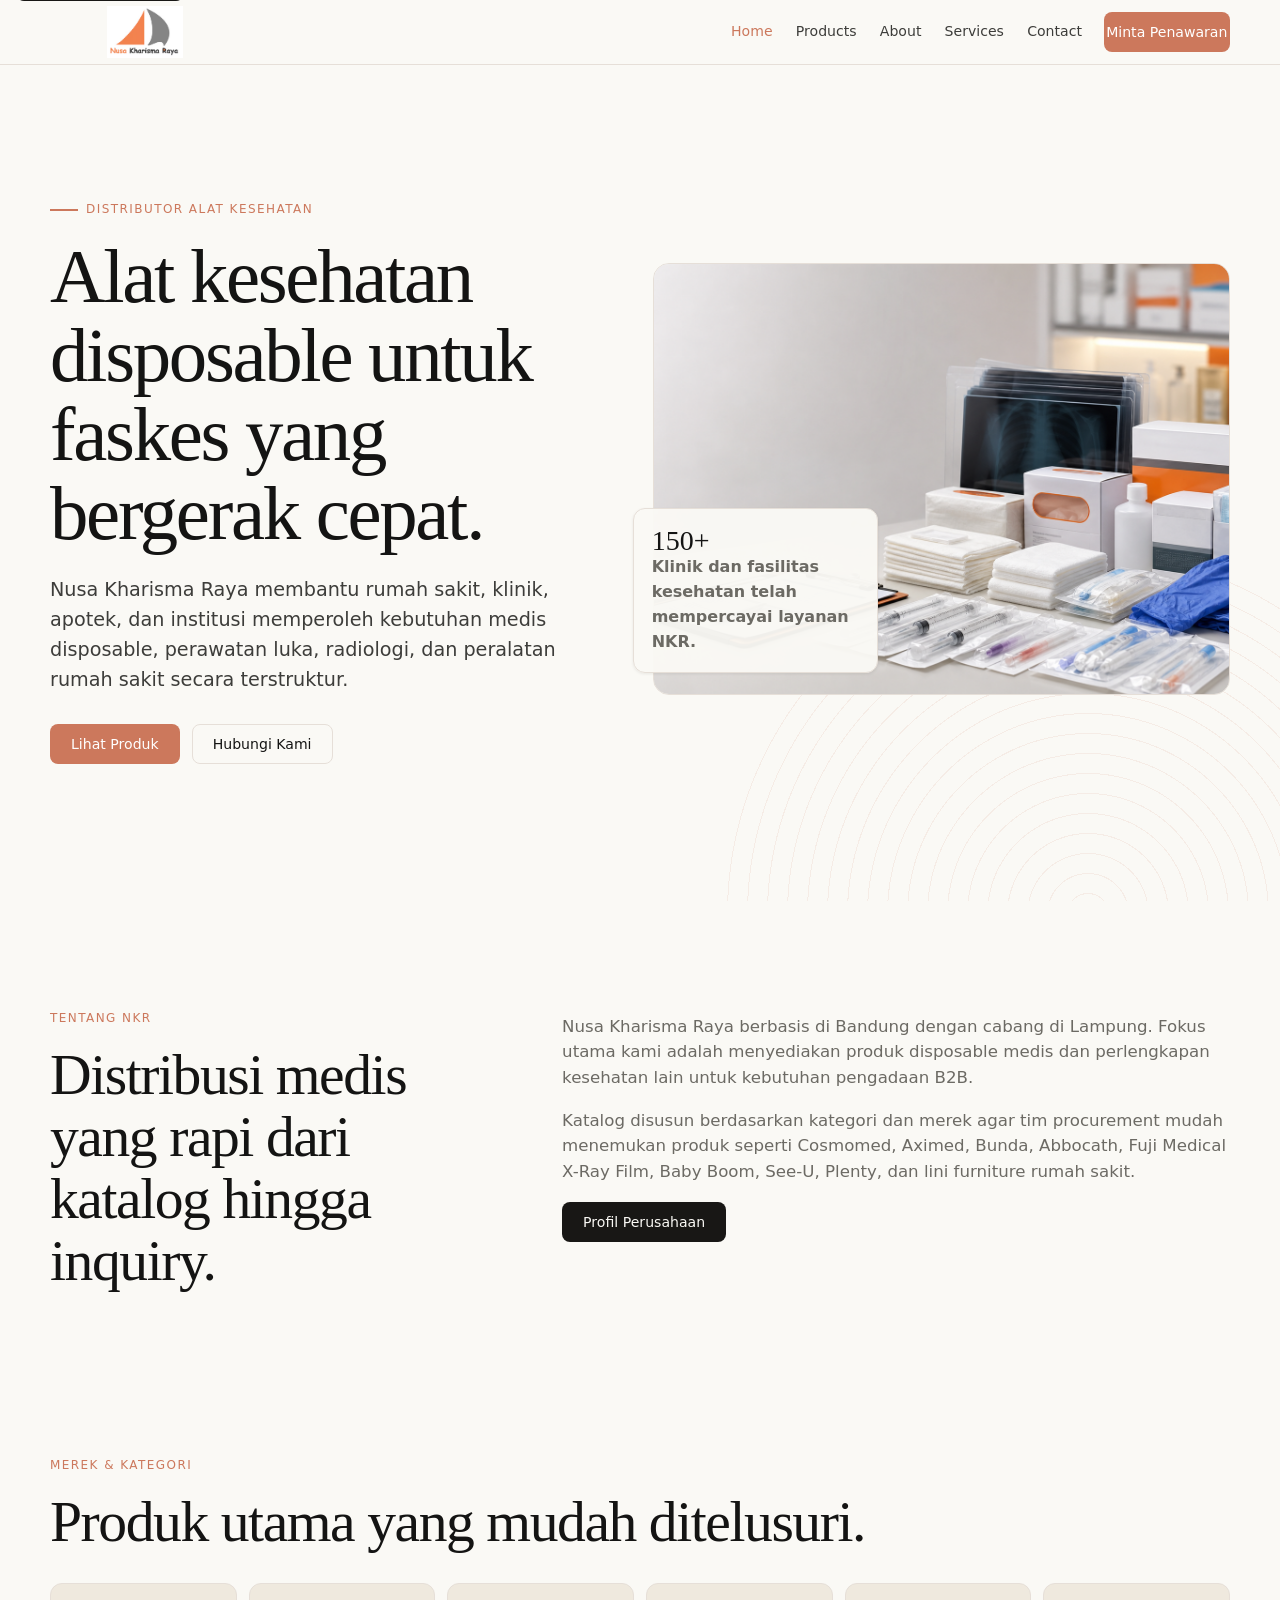
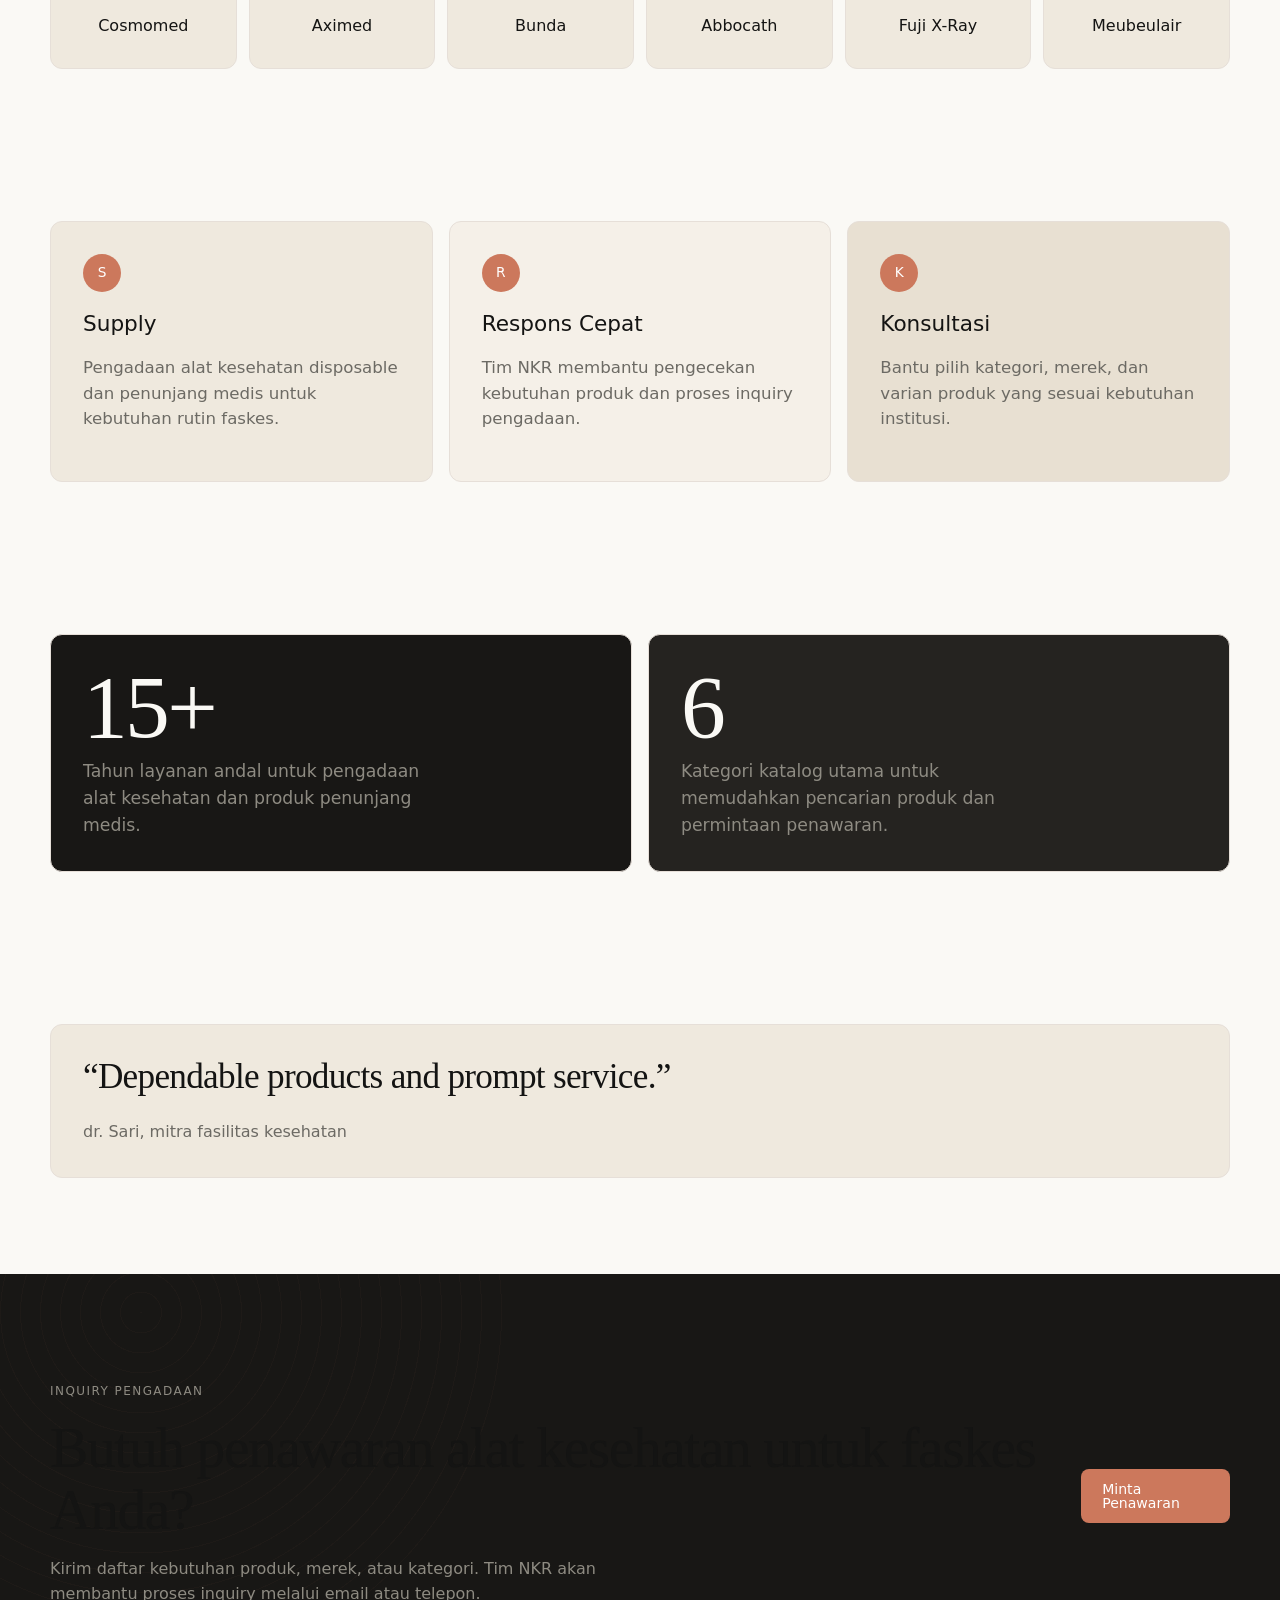
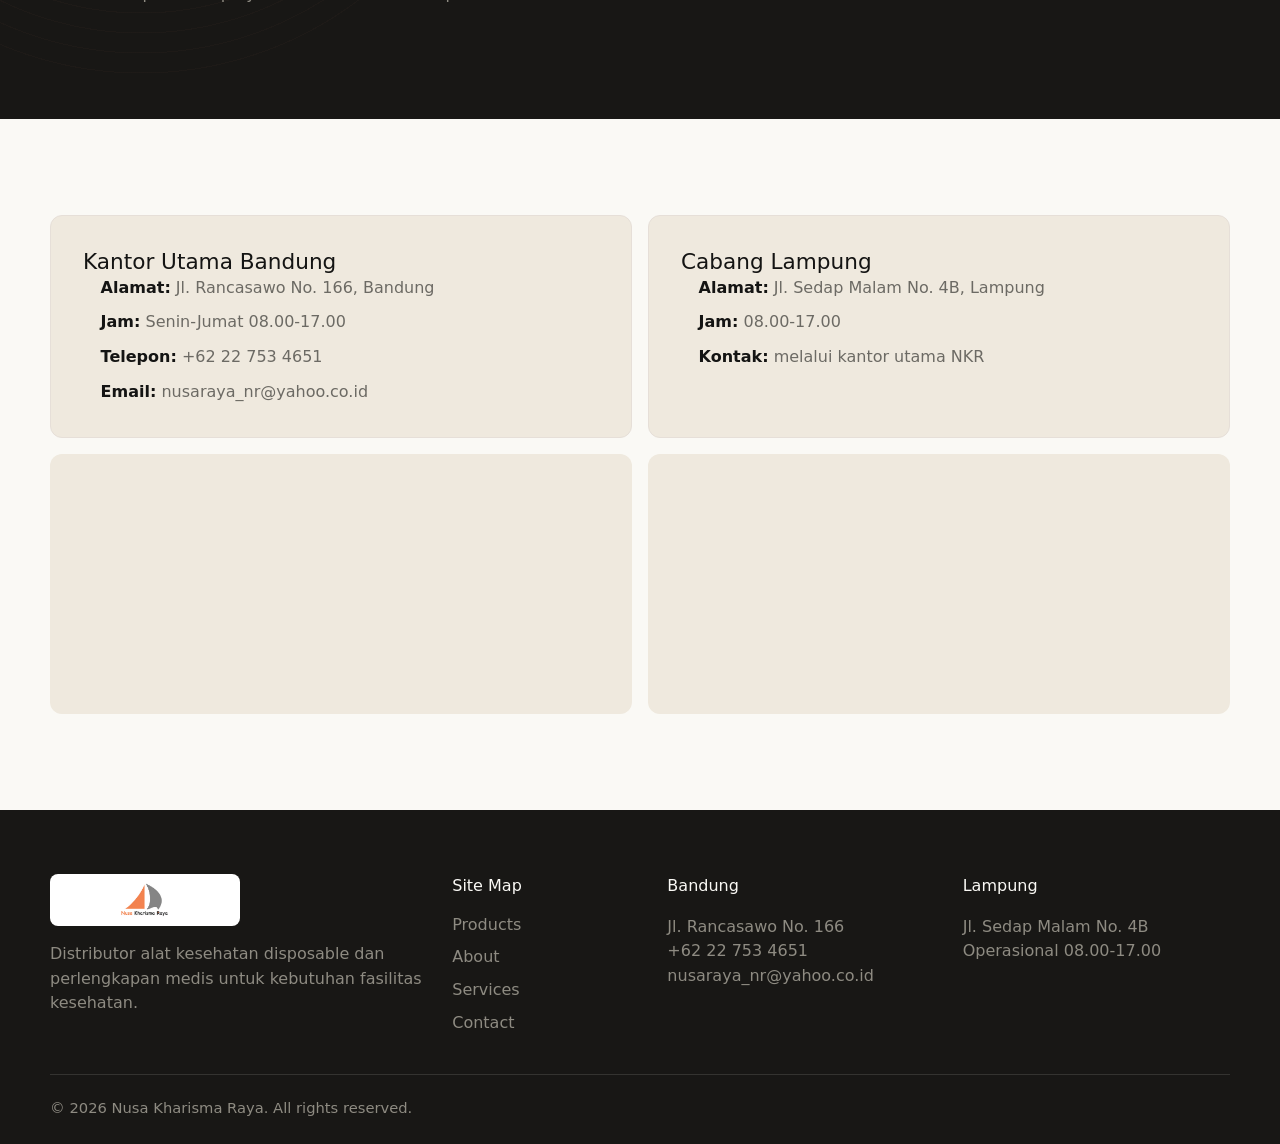
<file: index.html>
<!doctype html>
<html lang="id">
<head>
  <meta charset="utf-8">
  <meta name="viewport" content="width=device-width, initial-scale=1">
  <title>Nusa Kharisma Raya | Distributor Alat Kesehatan Disposable Indonesia</title>
  <meta name="description" content="Nusa Kharisma Raya adalah distributor alat kesehatan disposable, perawatan luka, radiologi, dan furniture rumah sakit untuk klinik, apotek, dan rumah sakit di Indonesia.">
  <meta name="keywords" content="distributor alat kesehatan, alat kesehatan disposable, syringe, catheter, kasa steril, Bandung, Nusa Kharisma Raya">
  <meta property="og:title" content="Nusa Kharisma Raya | Distributor Alat Kesehatan">
  <meta property="og:description" content="Katalog alat kesehatan disposable dan penunjang medis untuk kebutuhan B2B rumah sakit, klinik, apotek, dan institusi.">
  <meta property="og:image" content="assets/nkr_logo.png">
  <link rel="canonical" href="https://nusakharisma.lumifin.cloud/">
  <link rel="icon" href="assets/nkr_logo.png" type="image/png">
  <link rel="stylesheet" href="styles.css">
  <script type="application/ld+json">
    {"@context":"https://schema.org","@type":"MedicalBusiness","name":"Nusa Kharisma Raya","url":"https://nusakharisma.lumifin.cloud/","email":"nusaraya_nr@yahoo.co.id","telephone":"+62 22 753 4651","address":{"@type":"PostalAddress","streetAddress":"Jl. Rancasawo No. 166","addressLocality":"Bandung","addressCountry":"ID"},"areaServed":"Indonesia"}
  </script>
</head>
<body>
  <a class="skip-link" href="#main">Lewati ke konten</a>
  <header class="site-header">
    <nav class="nav" aria-label="Navigasi utama">
      <a class="brand" href="index.html" aria-label="Nusa Kharisma Raya">
        <img class="brand-logo" src="assets/nkr_logo.png" alt="Nusa Kharisma Raya">
      </a>
      <button class="nav-toggle" type="button" aria-label="Buka menu" aria-expanded="false"><span></span><span></span><span></span></button>
      <div class="nav-links">
        <a href="index.html" aria-current="page">Home</a>
        <a href="products/index.html">Products</a>
        <a href="about/index.html">About</a>
        <a href="services/index.html">Services</a>
        <a href="contact/index.html">Contact</a>
        <a class="button primary" href="contact/index.html?produk=Inquiry%20Alat%20Kesehatan">Minta Penawaran</a>
      </div>
    </nav>
  </header>
  <main id="main">
    <section class="hero">
      <div class="container hero-grid">
        <div>
          <span class="eyebrow">Distributor alat kesehatan</span>
          <h1>Alat kesehatan disposable untuk faskes yang bergerak cepat.</h1>
          <p class="lead">Nusa Kharisma Raya membantu rumah sakit, klinik, apotek, dan institusi memperoleh kebutuhan medis disposable, perawatan luka, radiologi, dan peralatan rumah sakit secara terstruktur.</p>
          <div class="hero-actions">
            <a class="button primary" href="products/index.html">Lihat Produk</a>
            <a class="button secondary" href="contact/index.html">Hubungi Kami</a>
          </div>
        </div>
        <div class="hero-media">
          <img src="assets/nkr-medical-supplies-hero.png" alt="Produk alat kesehatan disposable tersusun rapi untuk kebutuhan klinik dan rumah sakit" loading="eager">
          <div class="hero-note"><strong>150+</strong><span>Klinik dan fasilitas kesehatan telah mempercayai layanan NKR.</span></div>
        </div>
      </div>
    </section>

    <section class="section">
      <div class="container split">
        <div>
          <p class="section-kicker">Tentang NKR</p>
          <h2>Distribusi medis yang rapi dari katalog hingga inquiry.</h2>
        </div>
        <div class="copy">
          <p>Nusa Kharisma Raya berbasis di Bandung dengan cabang di Lampung. Fokus utama kami adalah menyediakan produk disposable medis dan perlengkapan kesehatan lain untuk kebutuhan pengadaan B2B.</p>
          <p>Katalog disusun berdasarkan kategori dan merek agar tim procurement mudah menemukan produk seperti Cosmomed, Aximed, Bunda, Abbocath, Fuji Medical X-Ray Film, Baby Boom, See-U, Plenty, dan lini furniture rumah sakit.</p>
          <a class="button dark" href="about/index.html">Profil Perusahaan</a>
        </div>
      </div>
    </section>

    <section class="section tight">
      <div class="container">
        <p class="section-kicker">Merek & kategori</p>
        <h2>Produk utama yang mudah ditelusuri.</h2>
        <div class="brand-strip" aria-label="Merek produk">
          <a class="brand-pill" href="products/disposable-medis.html">Cosmomed</a>
          <a class="brand-pill" href="products/disposable-medis.html">Aximed</a>
          <a class="brand-pill" href="products/perawatan-luka.html">Bunda</a>
          <a class="brand-pill" href="products/disposable-medis.html">Abbocath</a>
          <a class="brand-pill" href="products/radiologi.html">Fuji X-Ray</a>
          <a class="brand-pill" href="products/furniture-rs.html">Meubeulair</a>
        </div>
      </div>
    </section>

    <section class="section">
      <div class="container grid-3">
        <article class="value-card"><span class="icon-box">S</span><h3>Supply</h3><p class="copy">Pengadaan alat kesehatan disposable dan penunjang medis untuk kebutuhan rutin faskes.</p></article>
        <article class="value-card"><span class="icon-box">R</span><h3>Respons Cepat</h3><p class="copy">Tim NKR membantu pengecekan kebutuhan produk dan proses inquiry pengadaan.</p></article>
        <article class="value-card"><span class="icon-box">K</span><h3>Konsultasi</h3><p class="copy">Bantu pilih kategori, merek, dan varian produk yang sesuai kebutuhan institusi.</p></article>
      </div>
    </section>

    <section class="section tight">
      <div class="container grid-2">
        <div class="stat-card"><strong>15+</strong><span>Tahun layanan andal untuk pengadaan alat kesehatan dan produk penunjang medis.</span></div>
        <div class="stat-card"><strong>6</strong><span>Kategori katalog utama untuk memudahkan pencarian produk dan permintaan penawaran.</span></div>
      </div>
    </section>

    <section class="section">
      <div class="container testimonial">
        <p class="quote">“Dependable products and prompt service.”</p>
        <div class="person">dr. Sari, mitra fasilitas kesehatan</div>
      </div>
    </section>

    <section class="section dark-band">
      <div class="container">
        <div>
          <p class="section-kicker">Inquiry pengadaan</p>
          <h2>Butuh penawaran alat kesehatan untuk faskes Anda?</h2>
          <p>Kirim daftar kebutuhan produk, merek, atau kategori. Tim NKR akan membantu proses inquiry melalui email atau telepon.</p>
        </div>
        <a class="button primary" href="contact/index.html?produk=Daftar%20kebutuhan%20alat%20kesehatan">Minta Penawaran</a>
      </div>
    </section>

    <section class="section">
      <div class="container grid-2">
        <article class="office-card">
          <h3>Kantor Utama Bandung</h3>
          <ul class="contact-list">
            <li><strong>Alamat:</strong> Jl. Rancasawo No. 166, Bandung</li>
            <li><strong>Jam:</strong> Senin-Jumat 08.00-17.00</li>
            <li><strong>Telepon:</strong> <a href="tel:+62227534651">+62 22 753 4651</a></li>
            <li><strong>Email:</strong> <a href="mailto:nusaraya_nr@yahoo.co.id">nusaraya_nr@yahoo.co.id</a></li>
          </ul>
        </article>
        <article class="office-card">
          <h3>Cabang Lampung</h3>
          <ul class="contact-list">
            <li><strong>Alamat:</strong> Jl. Sedap Malam No. 4B, Lampung</li>
            <li><strong>Jam:</strong> 08.00-17.00</li>
            <li><strong>Kontak:</strong> melalui kantor utama NKR</li>
          </ul>
        </article>
        <iframe class="map-frame" title="Peta kantor NKR Bandung" loading="lazy" src="https://www.google.com/maps?q=Jl.%20Rancasawo%20No.%20166%20Bandung&output=embed"></iframe>
        <iframe class="map-frame" title="Peta cabang NKR Lampung" loading="lazy" src="https://www.google.com/maps?q=Jl.%20Sedap%20Malam%20No.%204B%20Lampung&output=embed"></iframe>
      </div>
    </section>
  </main>
  <footer class="site-footer">
    <div class="container footer-grid">
      <div><a class="brand" href="index.html"><img class="brand-logo" src="assets/nkr_logo.png" alt="Nusa Kharisma Raya"></a><p>Distributor alat kesehatan disposable dan perlengkapan medis untuk kebutuhan fasilitas kesehatan.</p></div>
      <div><div class="footer-title">Site Map</div><ul><li><a href="products/index.html">Products</a></li><li><a href="about/index.html">About</a></li><li><a href="services/index.html">Services</a></li><li><a href="contact/index.html">Contact</a></li></ul></div>
      <div><div class="footer-title">Bandung</div><p>Jl. Rancasawo No. 166<br>+62 22 753 4651<br>nusaraya_nr@yahoo.co.id</p></div>
      <div><div class="footer-title">Lampung</div><p>Jl. Sedap Malam No. 4B<br>Operasional 08.00-17.00</p></div>
    </div>
    <div class="container copyright">© 2026 Nusa Kharisma Raya. All rights reserved.</div>
  </footer>
  <script src="script.js"></script>
</body>
</html>
</file>
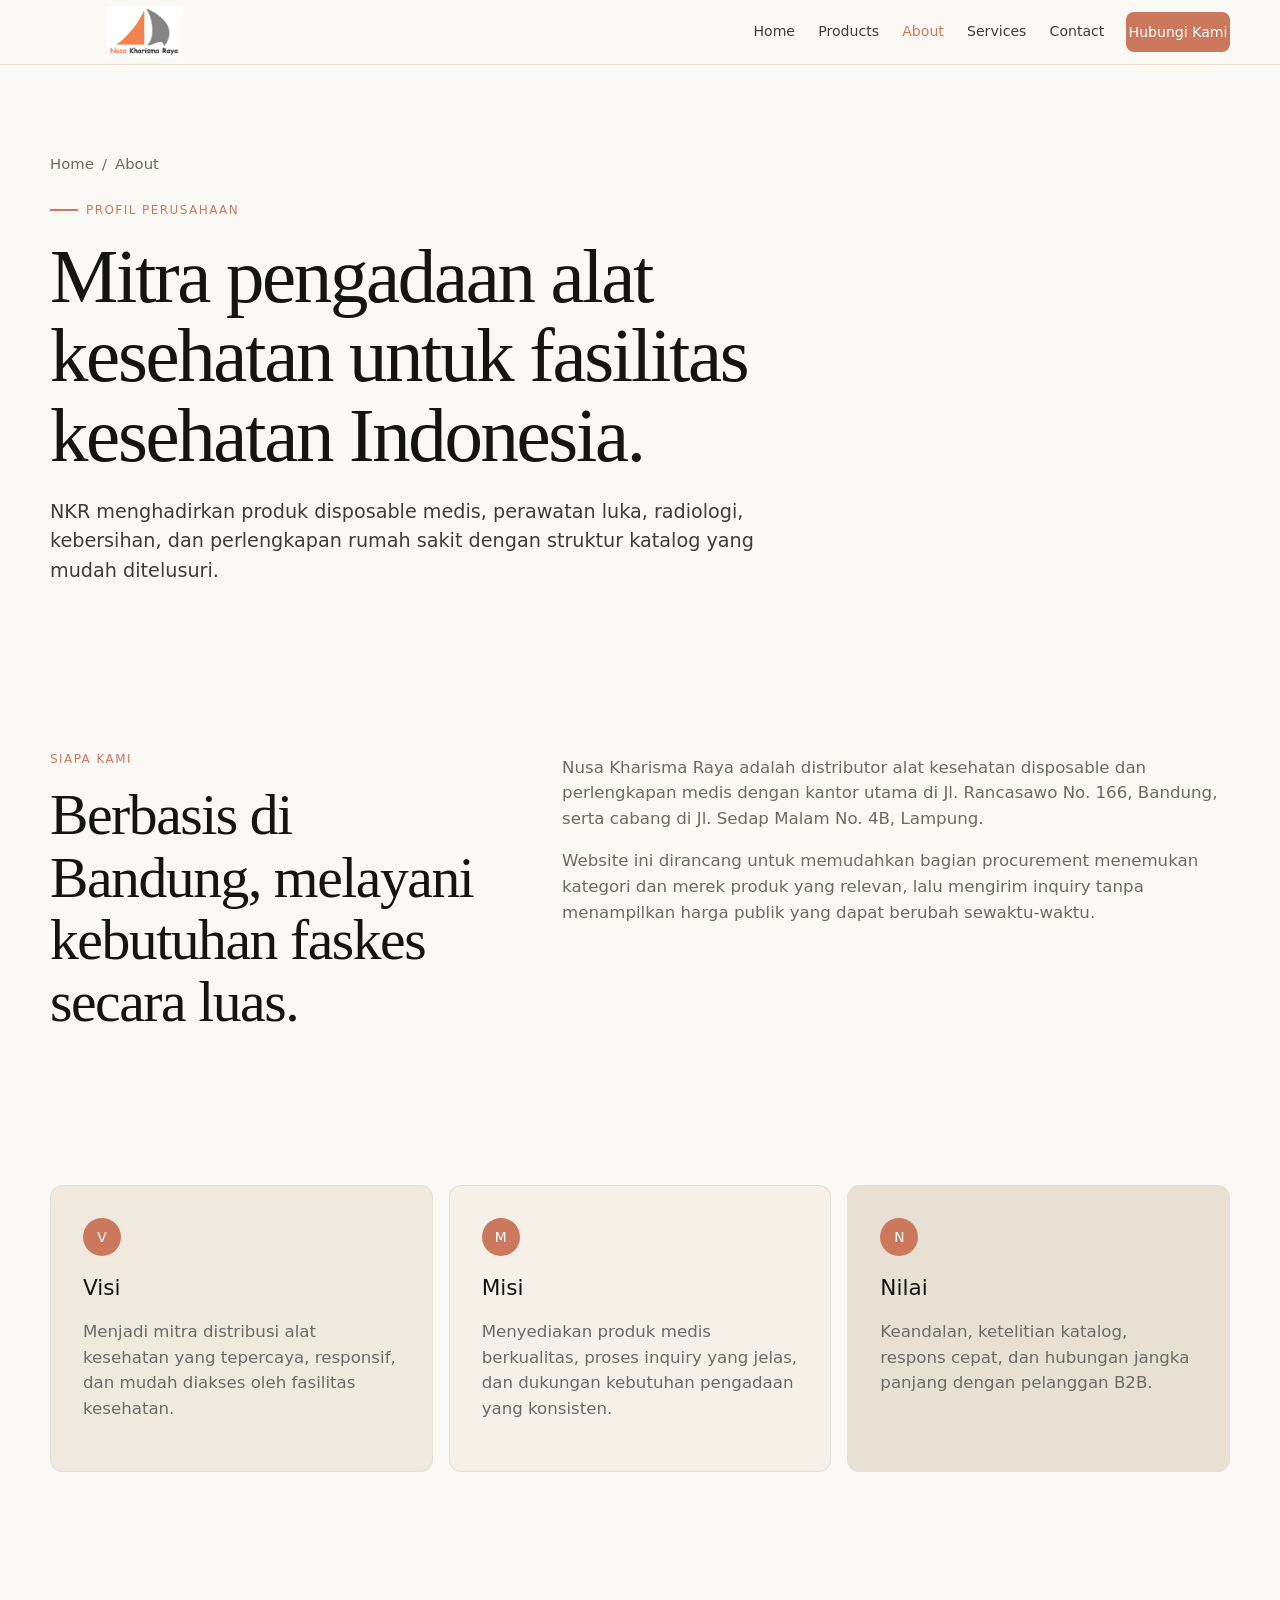
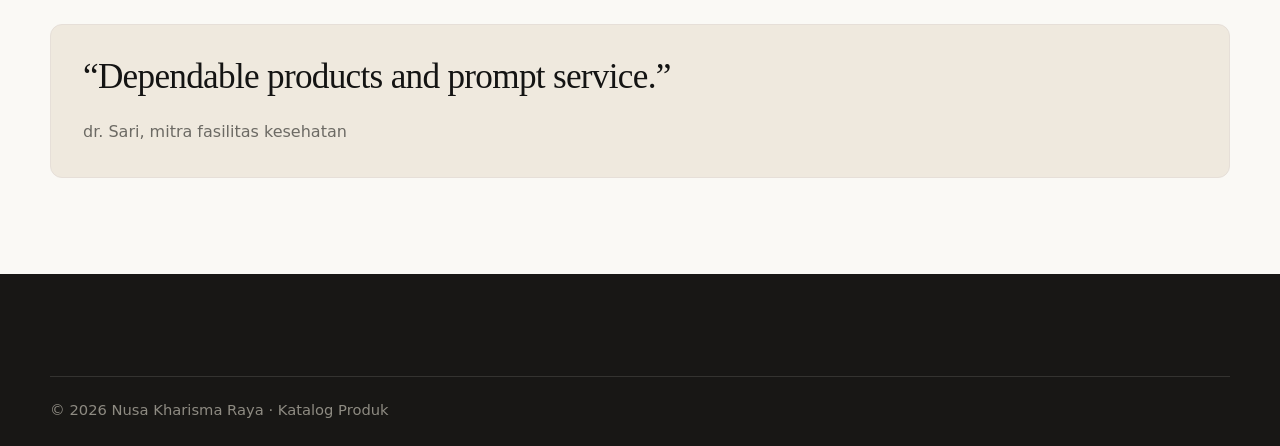
<file: about/index.html>
<!doctype html>
<html lang="id">
<head>
  <meta charset="utf-8">
  <meta name="viewport" content="width=device-width, initial-scale=1">
  <title>Tentang Nusa Kharisma Raya | Distributor Alat Kesehatan</title>
  <meta name="description" content="Profil Nusa Kharisma Raya, distributor alat kesehatan disposable dan perlengkapan medis berbasis di Bandung dengan cabang di Lampung.">
  <link rel="canonical" href="https://nusakharisma.lumifin.cloud/about/">
  <link rel="icon" href="../assets/nkr_logo.png" type="image/png">
  <link rel="stylesheet" href="../styles.css">
</head>
<body>
  <header class="site-header"><nav class="nav"><a class="brand" href="../index.html"><img class="brand-logo" src="../assets/nkr_logo.png" alt="Nusa Kharisma Raya"></a><button class="nav-toggle" type="button" aria-label="Buka menu" aria-expanded="false"><span></span><span></span><span></span></button><div class="nav-links"><a href="../index.html">Home</a><a href="../products/index.html">Products</a><a href="index.html" aria-current="page">About</a><a href="../services/index.html">Services</a><a href="../contact/index.html">Contact</a><a class="button primary" href="../contact/index.html">Hubungi Kami</a></div></nav></header>
  <main>
    <section class="page-hero"><div class="container"><nav class="breadcrumb"><a href="../index.html">Home</a><span>/</span><span>About</span></nav><span class="eyebrow">Profil perusahaan</span><h1>Mitra pengadaan alat kesehatan untuk fasilitas kesehatan Indonesia.</h1><p class="lead">NKR menghadirkan produk disposable medis, perawatan luka, radiologi, kebersihan, dan perlengkapan rumah sakit dengan struktur katalog yang mudah ditelusuri.</p></div></section>
    <section class="section"><div class="container split"><div><p class="section-kicker">Siapa kami</p><h2>Berbasis di Bandung, melayani kebutuhan faskes secara luas.</h2></div><div class="copy"><p>Nusa Kharisma Raya adalah distributor alat kesehatan disposable dan perlengkapan medis dengan kantor utama di Jl. Rancasawo No. 166, Bandung, serta cabang di Jl. Sedap Malam No. 4B, Lampung.</p><p>Website ini dirancang untuk memudahkan bagian procurement menemukan kategori dan merek produk yang relevan, lalu mengirim inquiry tanpa menampilkan harga publik yang dapat berubah sewaktu-waktu.</p></div></div></section>
    <section class="section tight"><div class="container grid-3"><article class="value-card"><span class="icon-box">V</span><h3>Visi</h3><p class="copy">Menjadi mitra distribusi alat kesehatan yang tepercaya, responsif, dan mudah diakses oleh fasilitas kesehatan.</p></article><article class="value-card"><span class="icon-box">M</span><h3>Misi</h3><p class="copy">Menyediakan produk medis berkualitas, proses inquiry yang jelas, dan dukungan kebutuhan pengadaan yang konsisten.</p></article><article class="value-card"><span class="icon-box">N</span><h3>Nilai</h3><p class="copy">Keandalan, ketelitian katalog, respons cepat, dan hubungan jangka panjang dengan pelanggan B2B.</p></article></div></section>
    <section class="section"><div class="container testimonial"><p class="quote">“Dependable products and prompt service.”</p><div class="person">dr. Sari, mitra fasilitas kesehatan</div></div></section>
  </main>
  <footer class="site-footer"><div class="container copyright">© 2026 Nusa Kharisma Raya · <a href="../products/index.html">Katalog Produk</a></div></footer>
  <script src="../script.js"></script>
</body>
</html>
</file>
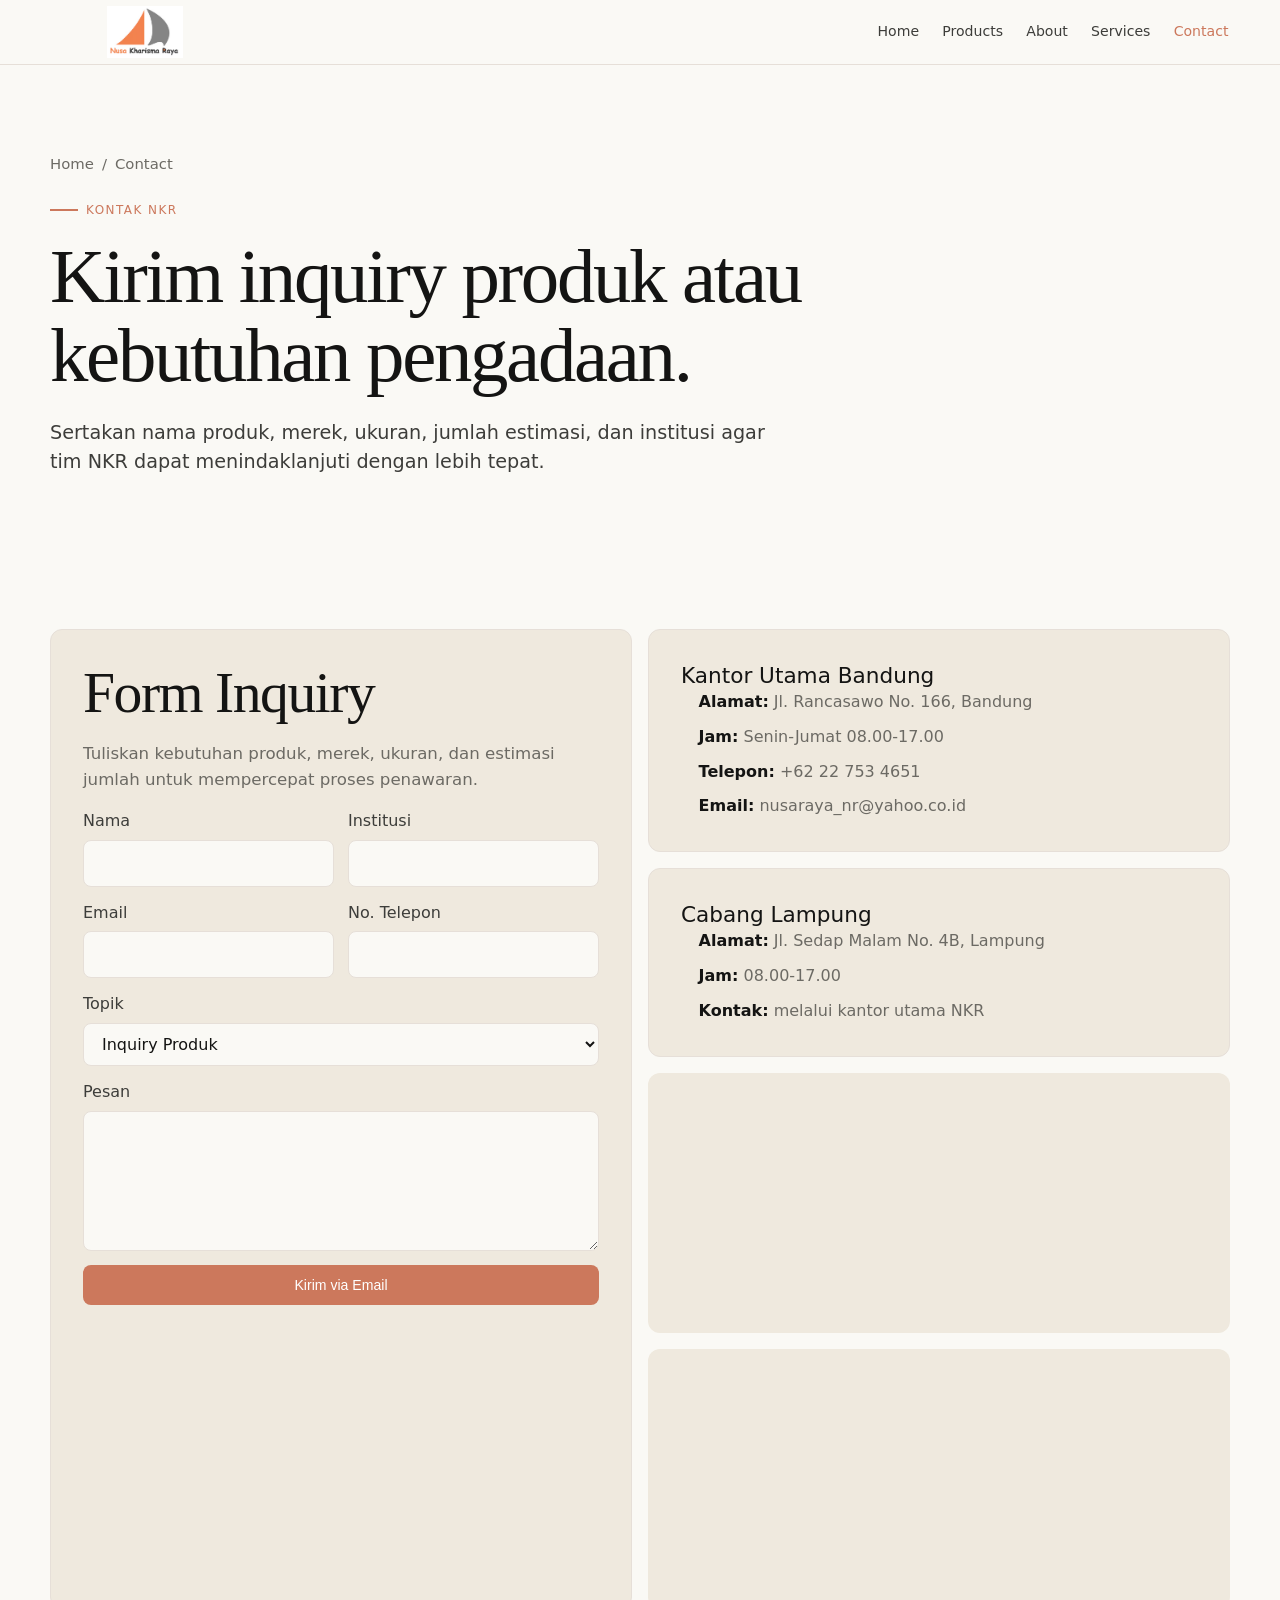
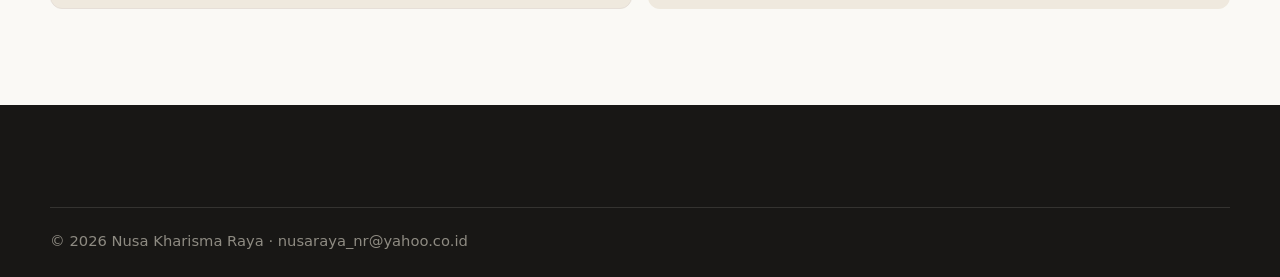
<file: contact/index.html>
<!doctype html>
<html lang="id">
<head>
  <meta charset="utf-8">
  <meta name="viewport" content="width=device-width, initial-scale=1">
  <title>Kontak & Inquiry Produk | Nusa Kharisma Raya</title>
  <meta name="description" content="Hubungi Nusa Kharisma Raya untuk inquiry produk alat kesehatan, penawaran, kerja sama distribusi, dan informasi kantor Bandung atau Lampung.">
  <link rel="canonical" href="https://nusakharisma.lumifin.cloud/contact/">
  <link rel="icon" href="../assets/nkr_logo.png" type="image/png">
  <link rel="stylesheet" href="../styles.css">
</head>
<body>
  <header class="site-header"><nav class="nav"><a class="brand" href="../index.html"><img class="brand-logo" src="../assets/nkr_logo.png" alt="Nusa Kharisma Raya"></a><button class="nav-toggle" type="button" aria-label="Buka menu" aria-expanded="false"><span></span><span></span><span></span></button><div class="nav-links"><a href="../index.html">Home</a><a href="../products/index.html">Products</a><a href="../about/index.html">About</a><a href="../services/index.html">Services</a><a href="index.html" aria-current="page">Contact</a></div></nav></header>
  <main>
    <section class="page-hero"><div class="container"><nav class="breadcrumb"><a href="../index.html">Home</a><span>/</span><span>Contact</span></nav><span class="eyebrow">Kontak NKR</span><h1>Kirim inquiry produk atau kebutuhan pengadaan.</h1><p class="lead">Sertakan nama produk, merek, ukuran, jumlah estimasi, dan institusi agar tim NKR dapat menindaklanjuti dengan lebih tepat.</p></div></section>
    <section class="section">
      <div class="container grid-2">
        <div class="form-card">
          <h2>Form Inquiry</h2>
          <p class="copy">Tuliskan kebutuhan produk, merek, ukuran, dan estimasi jumlah untuk mempercepat proses penawaran.</p>
          <form data-inquiry-form>
            <div class="field-grid"><label>Nama<input name="name" autocomplete="name" required></label><label>Institusi<input name="company" autocomplete="organization"></label></div>
            <div class="field-grid"><label>Email<input type="email" name="email" autocomplete="email" required></label><label>No. Telepon<input name="phone" autocomplete="tel"></label></div>
            <label>Topik<select name="topic"><option>Inquiry Produk</option><option>Pertanyaan Umum</option><option>Kerja Sama Distribusi/Principal</option><option>Lainnya</option></select></label>
            <label>Pesan<textarea name="message" data-message required></textarea></label>
            <button class="button primary" type="submit">Kirim via Email</button>
          </form>
        </div>
        <div class="grid-2" style="grid-template-columns:1fr">
          <article class="office-card"><h3>Kantor Utama Bandung</h3><ul class="contact-list"><li><strong>Alamat:</strong> Jl. Rancasawo No. 166, Bandung</li><li><strong>Jam:</strong> Senin-Jumat 08.00-17.00</li><li><strong>Telepon:</strong> <a href="tel:+62227534651">+62 22 753 4651</a></li><li><strong>Email:</strong> <a href="mailto:nusaraya_nr@yahoo.co.id">nusaraya_nr@yahoo.co.id</a></li></ul></article>
          <article class="office-card"><h3>Cabang Lampung</h3><ul class="contact-list"><li><strong>Alamat:</strong> Jl. Sedap Malam No. 4B, Lampung</li><li><strong>Jam:</strong> 08.00-17.00</li><li><strong>Kontak:</strong> melalui kantor utama NKR</li></ul></article>
          <iframe class="map-frame" title="Peta kantor NKR Bandung" loading="lazy" src="https://www.google.com/maps?q=Jl.%20Rancasawo%20No.%20166%20Bandung&output=embed"></iframe>
          <iframe class="map-frame" title="Peta cabang NKR Lampung" loading="lazy" src="https://www.google.com/maps?q=Jl.%20Sedap%20Malam%20No.%204B%20Lampung&output=embed"></iframe>
        </div>
      </div>
    </section>
  </main>
  <footer class="site-footer"><div class="container copyright">© 2026 Nusa Kharisma Raya · nusaraya_nr@yahoo.co.id</div></footer>
  <script src="../script.js"></script>
</body>
</html>
</file>
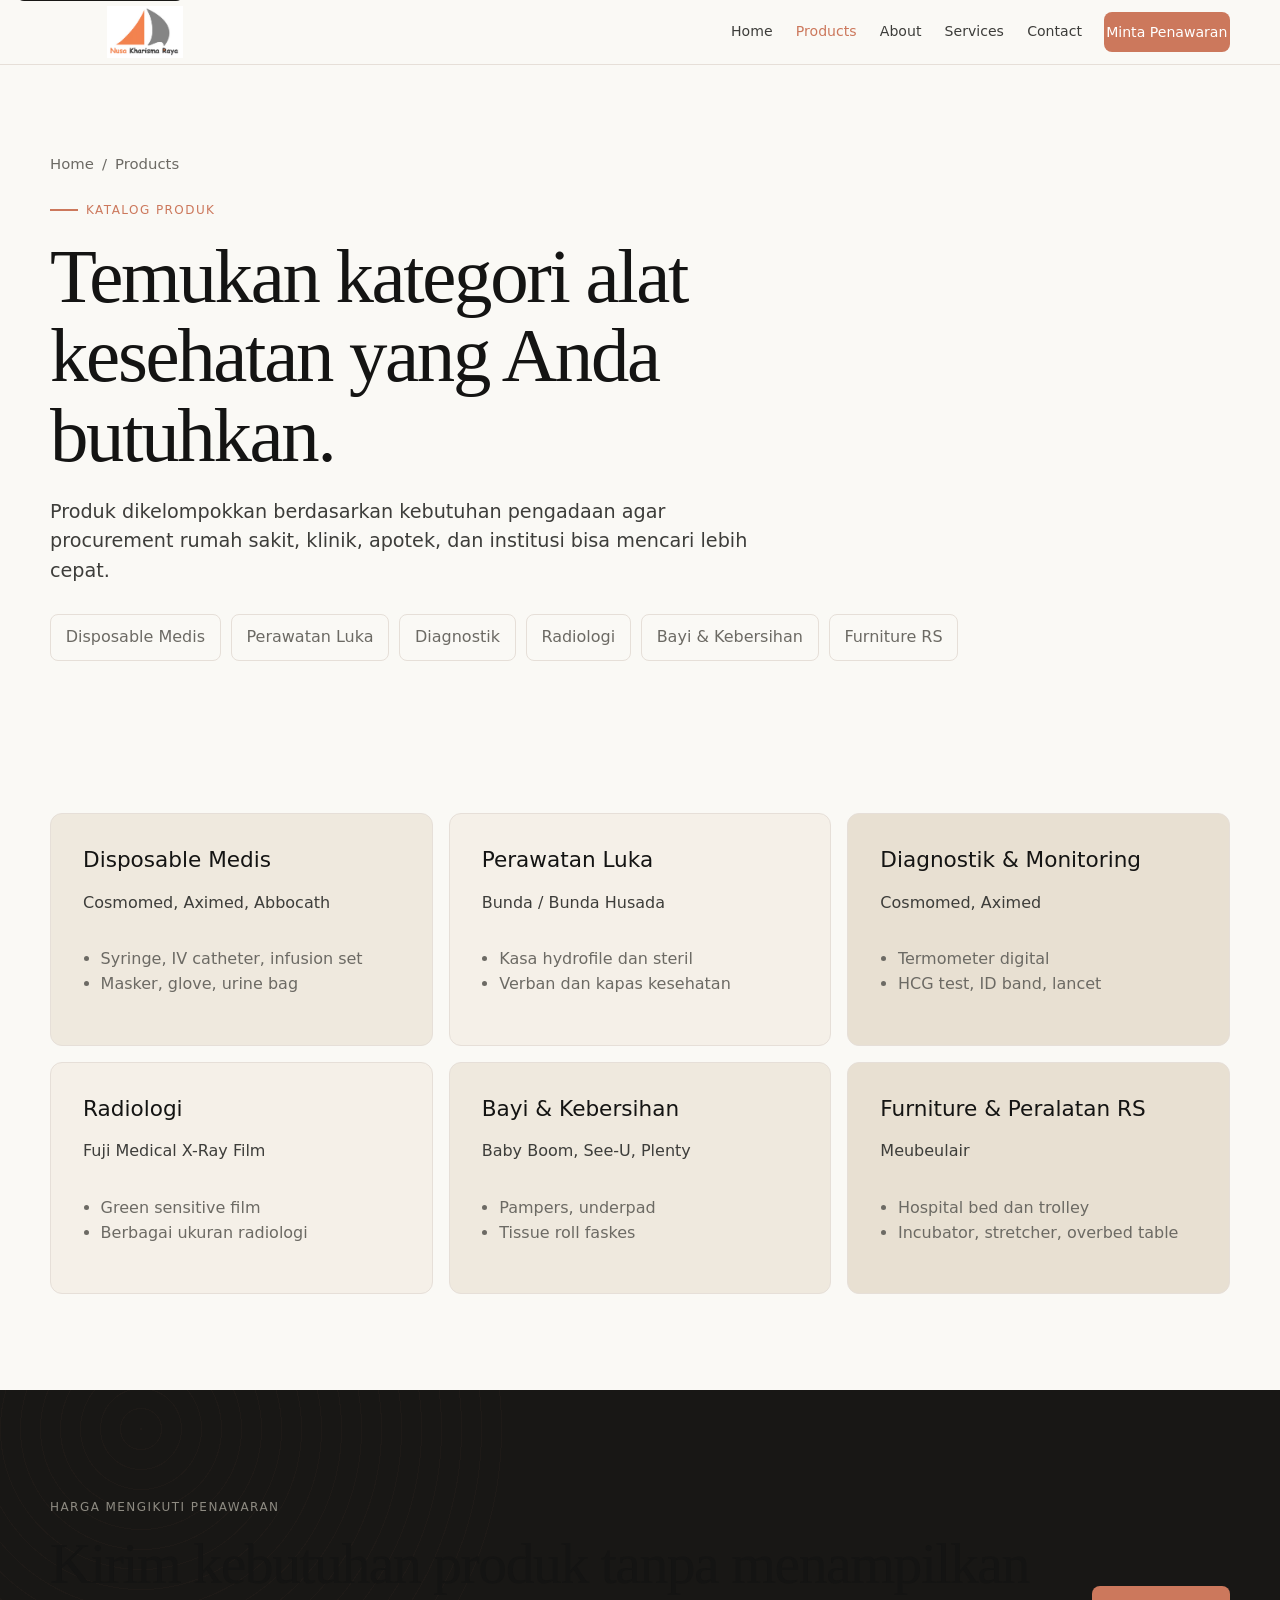
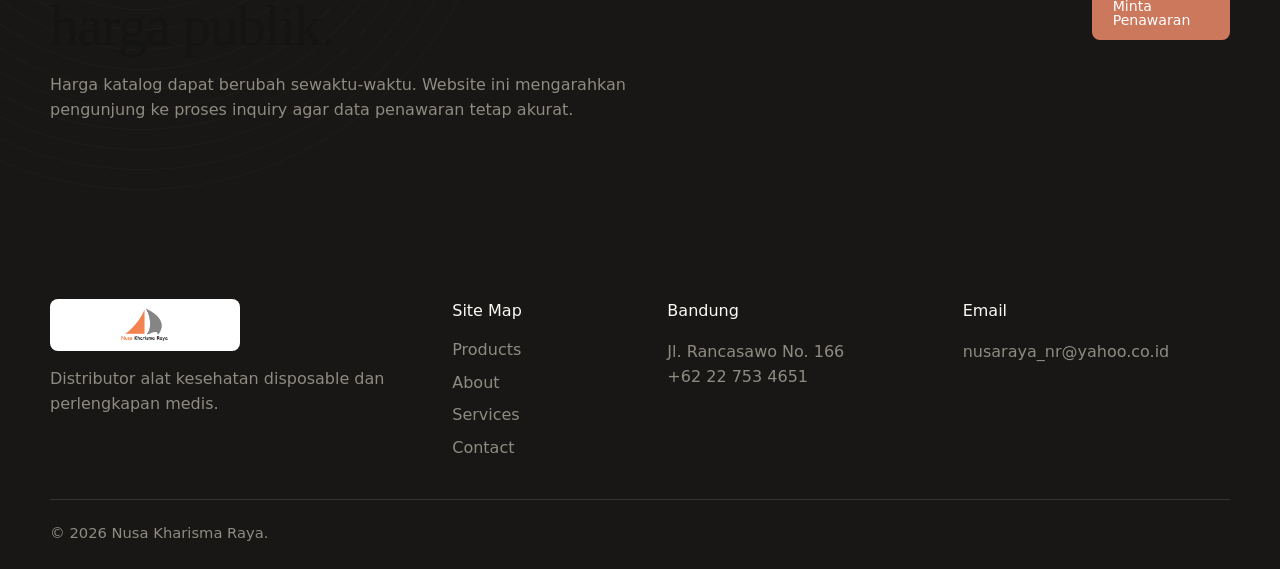
<file: products/index.html>
<!doctype html>
<html lang="id">
<head>
  <meta charset="utf-8">
  <meta name="viewport" content="width=device-width, initial-scale=1">
  <title>Katalog Produk Alat Kesehatan | Nusa Kharisma Raya</title>
  <meta name="description" content="Jelajahi katalog NKR: disposable medis, perawatan luka, diagnostik, radiologi, perawatan bayi, kebersihan, dan furniture rumah sakit.">
  <link rel="canonical" href="https://nusakharisma.lumifin.cloud/products/">
  <link rel="icon" href="../assets/nkr_logo.png" type="image/png">
  <link rel="stylesheet" href="../styles.css">
</head>
<body>
  <a class="skip-link" href="#main">Lewati ke konten</a>
  <header class="site-header">
    <nav class="nav" aria-label="Navigasi utama">
      <a class="brand" href="../index.html"><img class="brand-logo" src="../assets/nkr_logo.png" alt="Nusa Kharisma Raya"></a>
      <button class="nav-toggle" type="button" aria-label="Buka menu" aria-expanded="false"><span></span><span></span><span></span></button>
      <div class="nav-links">
        <a href="../index.html">Home</a><a href="index.html" aria-current="page">Products</a><a href="../about/index.html">About</a><a href="../services/index.html">Services</a><a href="../contact/index.html">Contact</a><a class="button primary" href="../contact/index.html?produk=Inquiry%20Katalog%20Produk">Minta Penawaran</a>
      </div>
    </nav>
  </header>
  <main id="main">
    <section class="page-hero">
      <div class="container">
        <nav class="breadcrumb" aria-label="Breadcrumb"><a href="../index.html">Home</a><span>/</span><span>Products</span></nav>
        <span class="eyebrow">Katalog produk</span>
        <h1>Temukan kategori alat kesehatan yang Anda butuhkan.</h1>
        <p class="lead">Produk dikelompokkan berdasarkan kebutuhan pengadaan agar procurement rumah sakit, klinik, apotek, dan institusi bisa mencari lebih cepat.</p>
        <div class="filters">
          <a class="filter-chip" href="disposable-medis.html">Disposable Medis</a>
          <a class="filter-chip" href="perawatan-luka.html">Perawatan Luka</a>
          <a class="filter-chip" href="diagnostik-monitoring.html">Diagnostik</a>
          <a class="filter-chip" href="radiologi.html">Radiologi</a>
          <a class="filter-chip" href="bayi-kebersihan.html">Bayi & Kebersihan</a>
          <a class="filter-chip" href="furniture-rs.html">Furniture RS</a>
        </div>
      </div>
    </section>
    <section class="section">
      <div class="container grid-3">
        <a class="category-card" href="disposable-medis.html"><div><h3>Disposable Medis</h3><p>Cosmomed, Aximed, Abbocath</p></div><ul><li>Syringe, IV catheter, infusion set</li><li>Masker, glove, urine bag</li></ul></a>
        <a class="category-card" href="perawatan-luka.html"><div><h3>Perawatan Luka</h3><p>Bunda / Bunda Husada</p></div><ul><li>Kasa hydrofile dan steril</li><li>Verban dan kapas kesehatan</li></ul></a>
        <a class="category-card" href="diagnostik-monitoring.html"><div><h3>Diagnostik & Monitoring</h3><p>Cosmomed, Aximed</p></div><ul><li>Termometer digital</li><li>HCG test, ID band, lancet</li></ul></a>
        <a class="category-card" href="radiologi.html"><div><h3>Radiologi</h3><p>Fuji Medical X-Ray Film</p></div><ul><li>Green sensitive film</li><li>Berbagai ukuran radiologi</li></ul></a>
        <a class="category-card" href="bayi-kebersihan.html"><div><h3>Bayi & Kebersihan</h3><p>Baby Boom, See-U, Plenty</p></div><ul><li>Pampers, underpad</li><li>Tissue roll faskes</li></ul></a>
        <a class="category-card" href="furniture-rs.html"><div><h3>Furniture & Peralatan RS</h3><p>Meubeulair</p></div><ul><li>Hospital bed dan trolley</li><li>Incubator, stretcher, overbed table</li></ul></a>
      </div>
    </section>
    <section class="section dark-band">
      <div class="container"><div><p class="section-kicker">Harga mengikuti penawaran</p><h2>Kirim kebutuhan produk tanpa menampilkan harga publik.</h2><p>Harga katalog dapat berubah sewaktu-waktu. Website ini mengarahkan pengunjung ke proses inquiry agar data penawaran tetap akurat.</p></div><a class="button primary" href="../contact/index.html?produk=Inquiry%20Produk%20NKR">Minta Penawaran</a></div>
    </section>
  </main>
  <footer class="site-footer"><div class="container footer-grid"><div><a class="brand" href="../index.html"><img class="brand-logo" src="../assets/nkr_logo.png" alt="Nusa Kharisma Raya"></a><p>Distributor alat kesehatan disposable dan perlengkapan medis.</p></div><div><div class="footer-title">Site Map</div><ul><li><a href="index.html">Products</a></li><li><a href="../about/index.html">About</a></li><li><a href="../services/index.html">Services</a></li><li><a href="../contact/index.html">Contact</a></li></ul></div><div><div class="footer-title">Bandung</div><p>Jl. Rancasawo No. 166<br>+62 22 753 4651</p></div><div><div class="footer-title">Email</div><p>nusaraya_nr@yahoo.co.id</p></div></div><div class="container copyright">© 2026 Nusa Kharisma Raya.</div></footer>
  <script src="../script.js"></script>
</body>
</html>
</file>
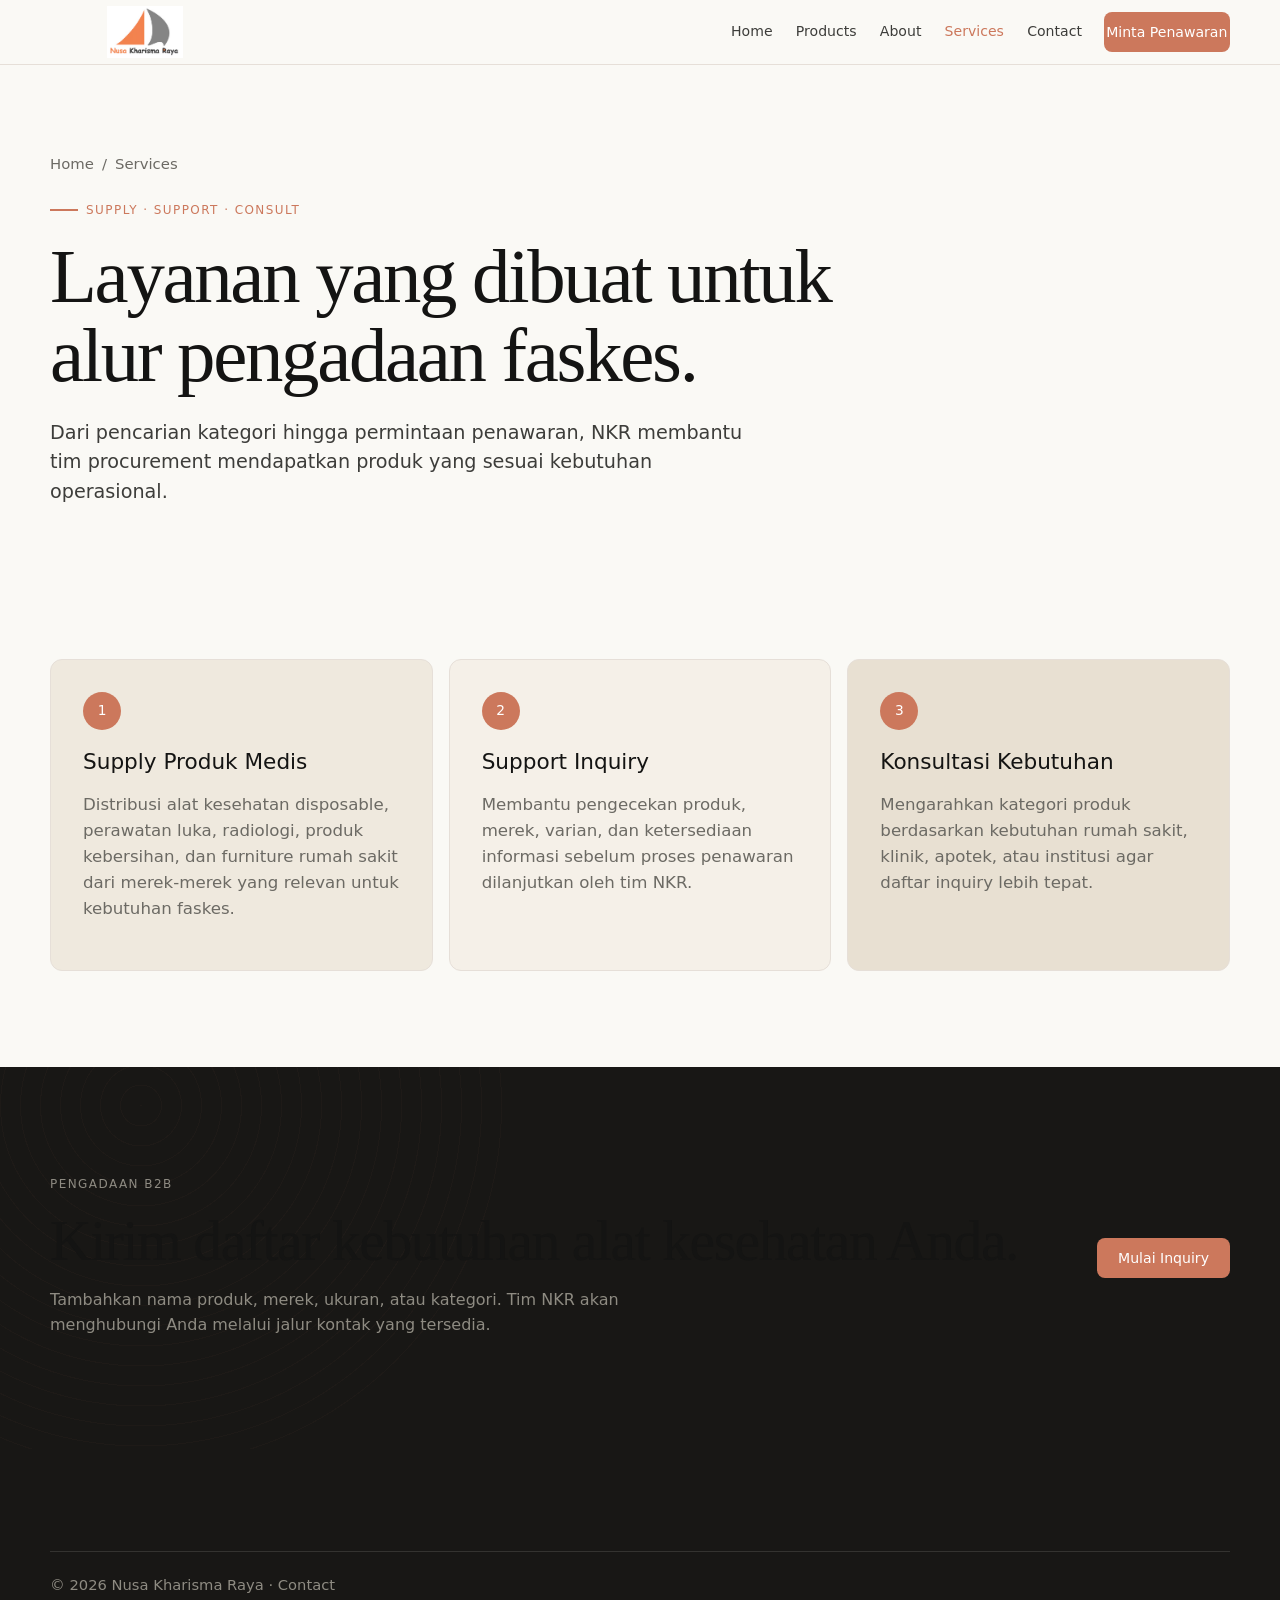
<file: services/index.html>
<!doctype html>
<html lang="id">
<head>
  <meta charset="utf-8">
  <meta name="viewport" content="width=device-width, initial-scale=1">
  <title>Layanan Pengadaan Alat Kesehatan | Nusa Kharisma Raya</title>
  <meta name="description" content="Layanan NKR meliputi supply alat kesehatan disposable, support inquiry produk, dan konsultasi kebutuhan pengadaan untuk fasilitas kesehatan.">
  <link rel="canonical" href="https://nusakharisma.lumifin.cloud/services/">
  <link rel="icon" href="../assets/nkr_logo.png" type="image/png">
  <link rel="stylesheet" href="../styles.css">
</head>
<body>
  <header class="site-header"><nav class="nav"><a class="brand" href="../index.html"><img class="brand-logo" src="../assets/nkr_logo.png" alt="Nusa Kharisma Raya"></a><button class="nav-toggle" type="button" aria-label="Buka menu" aria-expanded="false"><span></span><span></span><span></span></button><div class="nav-links"><a href="../index.html">Home</a><a href="../products/index.html">Products</a><a href="../about/index.html">About</a><a href="index.html" aria-current="page">Services</a><a href="../contact/index.html">Contact</a><a class="button primary" href="../contact/index.html?produk=Layanan%20Pengadaan">Minta Penawaran</a></div></nav></header>
  <main>
    <section class="page-hero"><div class="container"><nav class="breadcrumb"><a href="../index.html">Home</a><span>/</span><span>Services</span></nav><span class="eyebrow">Supply · Support · Consult</span><h1>Layanan yang dibuat untuk alur pengadaan faskes.</h1><p class="lead">Dari pencarian kategori hingga permintaan penawaran, NKR membantu tim procurement mendapatkan produk yang sesuai kebutuhan operasional.</p></div></section>
    <section class="section"><div class="container grid-3"><article class="value-card"><span class="icon-box">1</span><h3>Supply Produk Medis</h3><p class="copy">Distribusi alat kesehatan disposable, perawatan luka, radiologi, produk kebersihan, dan furniture rumah sakit dari merek-merek yang relevan untuk kebutuhan faskes.</p></article><article class="value-card"><span class="icon-box">2</span><h3>Support Inquiry</h3><p class="copy">Membantu pengecekan produk, merek, varian, dan ketersediaan informasi sebelum proses penawaran dilanjutkan oleh tim NKR.</p></article><article class="value-card"><span class="icon-box">3</span><h3>Konsultasi Kebutuhan</h3><p class="copy">Mengarahkan kategori produk berdasarkan kebutuhan rumah sakit, klinik, apotek, atau institusi agar daftar inquiry lebih tepat.</p></article></div></section>
    <section class="section dark-band"><div class="container"><div><p class="section-kicker">Pengadaan B2B</p><h2>Kirim daftar kebutuhan alat kesehatan Anda.</h2><p>Tambahkan nama produk, merek, ukuran, atau kategori. Tim NKR akan menghubungi Anda melalui jalur kontak yang tersedia.</p></div><a class="button primary" href="../contact/index.html?produk=Daftar%20kebutuhan%20pengadaan">Mulai Inquiry</a></div></section>
  </main>
  <footer class="site-footer"><div class="container copyright">© 2026 Nusa Kharisma Raya · <a href="../contact/index.html">Contact</a></div></footer>
  <script src="../script.js"></script>
</body>
</html>
</file>
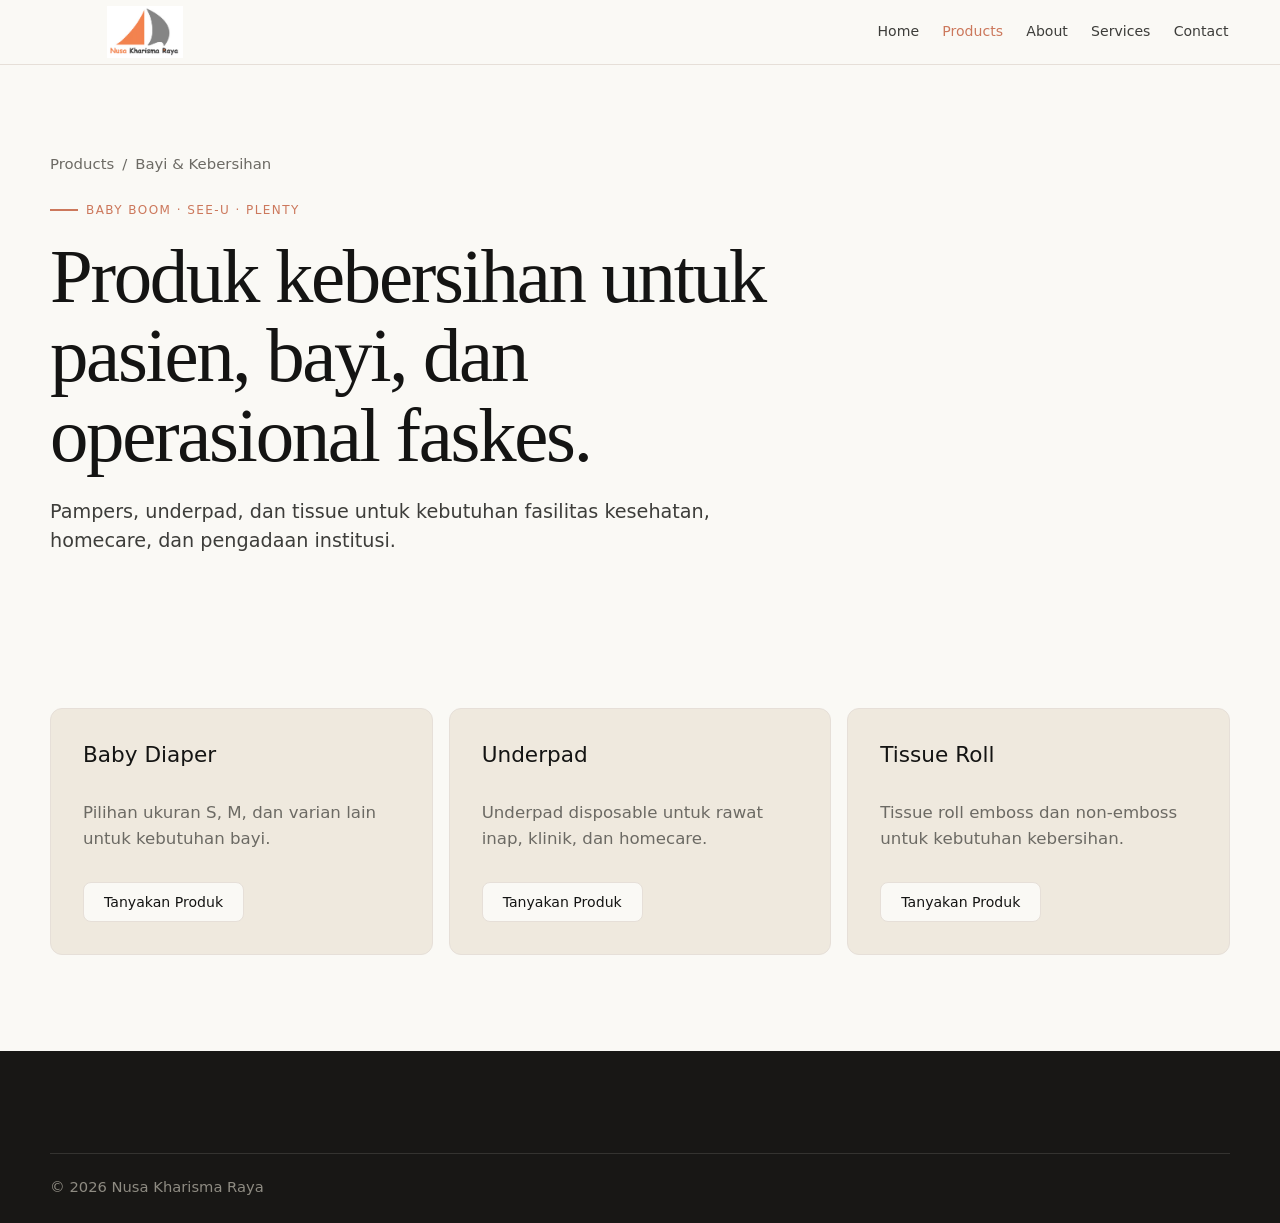
<file: products/bayi-kebersihan.html>
<!doctype html><html lang="id"><head><meta charset="utf-8"><meta name="viewport" content="width=device-width, initial-scale=1"><title>Perawatan Bayi & Kebersihan Faskes | NKR</title><meta name="description" content="Produk perawatan bayi dan kebersihan NKR: pampers Baby Boom, underpad, tissue See-U dan Plenty."><link rel="canonical" href="https://nusakharisma.lumifin.cloud/products/bayi-kebersihan.html"><link rel="icon" href="../assets/nkr_logo.png" type="image/png"><link rel="stylesheet" href="../styles.css"></head><body><header class="site-header"><nav class="nav"><a class="brand" href="../index.html"><img class="brand-logo" src="../assets/nkr_logo.png" alt="Nusa Kharisma Raya"></a><button class="nav-toggle" type="button" aria-label="Buka menu" aria-expanded="false"><span></span><span></span><span></span></button><div class="nav-links"><a href="../index.html">Home</a><a href="index.html" aria-current="page">Products</a><a href="../about/index.html">About</a><a href="../services/index.html">Services</a><a href="../contact/index.html">Contact</a></div></nav></header><main><section class="page-hero"><div class="container"><nav class="breadcrumb"><a href="index.html">Products</a><span>/</span><span>Bayi & Kebersihan</span></nav><span class="eyebrow">Baby Boom · See-U · Plenty</span><h1>Produk kebersihan untuk pasien, bayi, dan operasional faskes.</h1><p class="lead">Pampers, underpad, dan tissue untuk kebutuhan fasilitas kesehatan, homecare, dan pengadaan institusi.</p></div></section><section class="section"><div class="container product-grid"><article class="product-card"><h3>Baby Diaper</h3><p class="copy">Pilihan ukuran S, M, dan varian lain untuk kebutuhan bayi.</p><a class="button secondary" href="../contact/index.html?produk=Baby%20Diaper">Tanyakan Produk</a></article><article class="product-card"><h3>Underpad</h3><p class="copy">Underpad disposable untuk rawat inap, klinik, dan homecare.</p><a class="button secondary" href="../contact/index.html?produk=Underpad">Tanyakan Produk</a></article><article class="product-card"><h3>Tissue Roll</h3><p class="copy">Tissue roll emboss dan non-emboss untuk kebutuhan kebersihan.</p><a class="button secondary" href="../contact/index.html?produk=Tissue%20Roll">Tanyakan Produk</a></article></div></section></main><footer class="site-footer"><div class="container copyright">© 2026 Nusa Kharisma Raya</div></footer><script src="../script.js"></script></body></html>
</file>
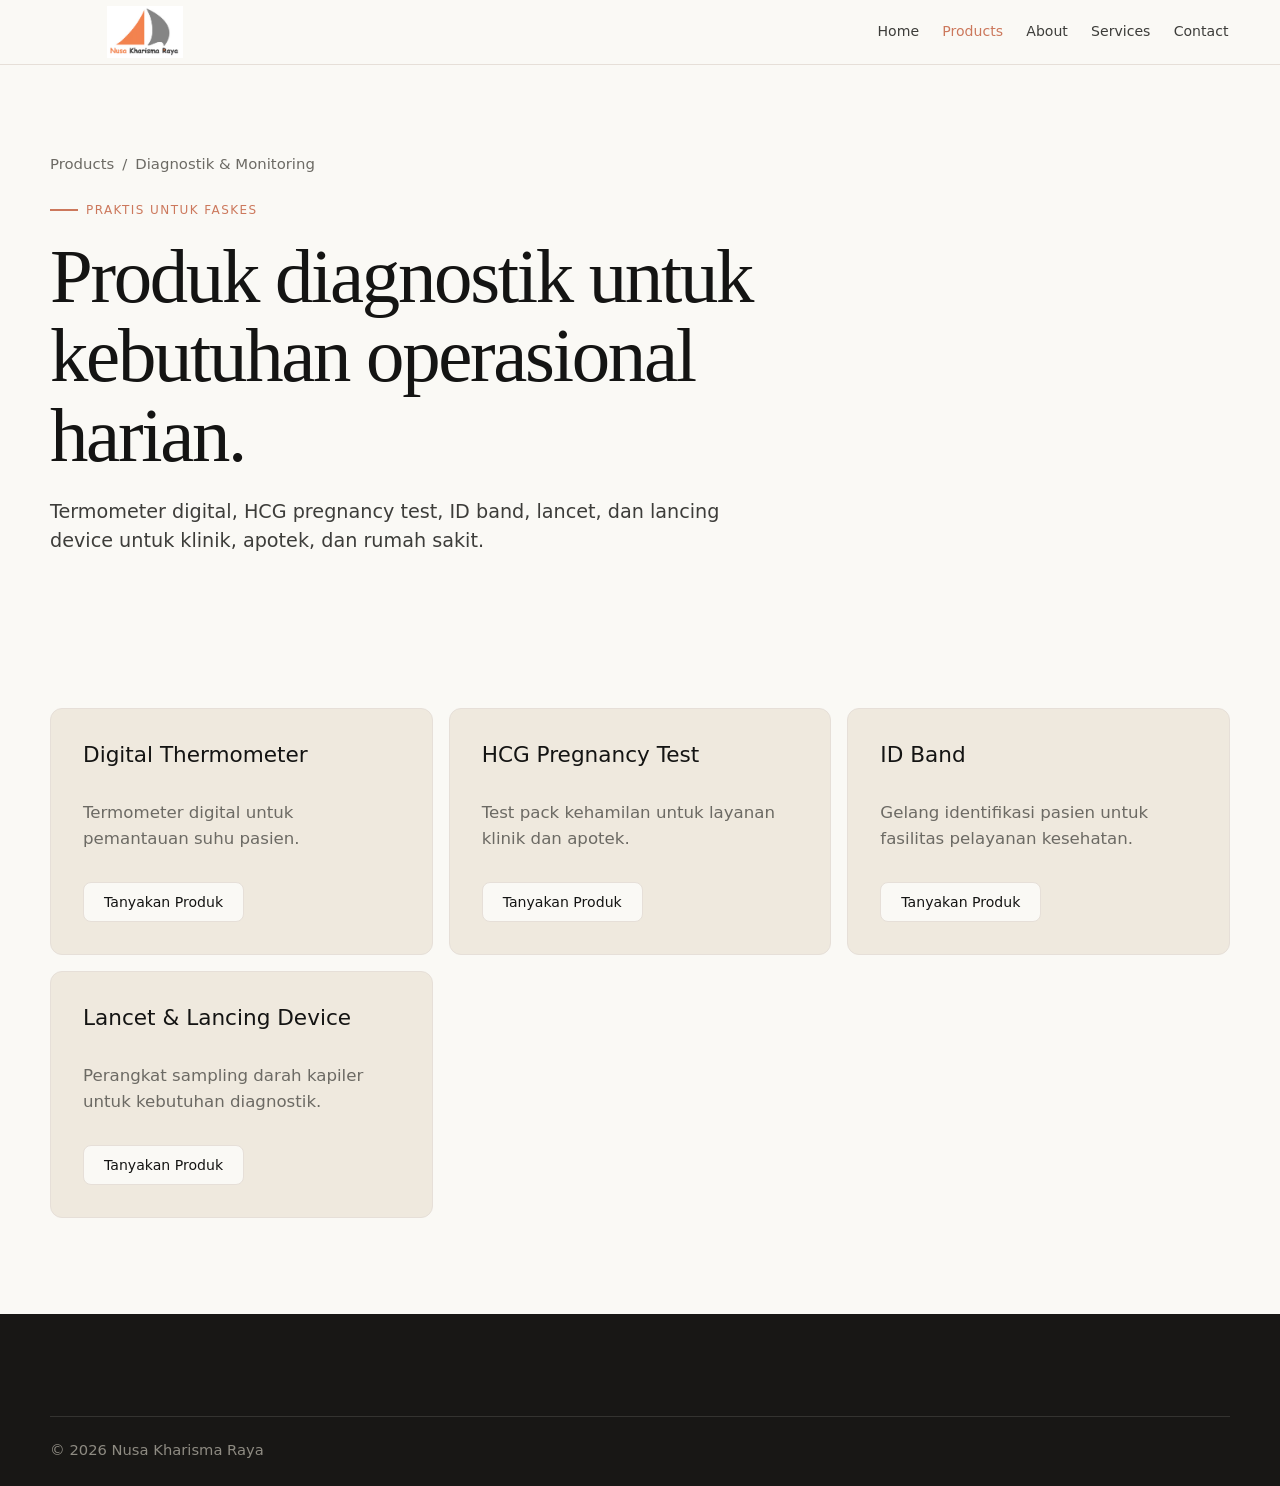
<file: products/diagnostik-monitoring.html>
<!doctype html><html lang="id"><head><meta charset="utf-8"><meta name="viewport" content="width=device-width, initial-scale=1"><title>Diagnostik & Monitoring | Nusa Kharisma Raya</title><meta name="description" content="Produk diagnostik dan monitoring NKR: termometer digital, HCG pregnancy test, ID band, lancet, dan lancing device."><link rel="canonical" href="https://nusakharisma.lumifin.cloud/products/diagnostik-monitoring.html"><link rel="icon" href="../assets/nkr_logo.png" type="image/png"><link rel="stylesheet" href="../styles.css"></head><body><header class="site-header"><nav class="nav"><a class="brand" href="../index.html"><img class="brand-logo" src="../assets/nkr_logo.png" alt="Nusa Kharisma Raya"></a><button class="nav-toggle" type="button" aria-label="Buka menu" aria-expanded="false"><span></span><span></span><span></span></button><div class="nav-links"><a href="../index.html">Home</a><a href="index.html" aria-current="page">Products</a><a href="../about/index.html">About</a><a href="../services/index.html">Services</a><a href="../contact/index.html">Contact</a></div></nav></header><main><section class="page-hero"><div class="container"><nav class="breadcrumb"><a href="index.html">Products</a><span>/</span><span>Diagnostik & Monitoring</span></nav><span class="eyebrow">Praktis untuk faskes</span><h1>Produk diagnostik untuk kebutuhan operasional harian.</h1><p class="lead">Termometer digital, HCG pregnancy test, ID band, lancet, dan lancing device untuk klinik, apotek, dan rumah sakit.</p></div></section><section class="section"><div class="container product-grid"><article class="product-card"><h3>Digital Thermometer</h3><p class="copy">Termometer digital untuk pemantauan suhu pasien.</p><a class="button secondary" href="../contact/index.html?produk=Digital%20Thermometer">Tanyakan Produk</a></article><article class="product-card"><h3>HCG Pregnancy Test</h3><p class="copy">Test pack kehamilan untuk layanan klinik dan apotek.</p><a class="button secondary" href="../contact/index.html?produk=HCG%20Pregnancy%20Test">Tanyakan Produk</a></article><article class="product-card"><h3>ID Band</h3><p class="copy">Gelang identifikasi pasien untuk fasilitas pelayanan kesehatan.</p><a class="button secondary" href="../contact/index.html?produk=ID%20Band">Tanyakan Produk</a></article><article class="product-card"><h3>Lancet & Lancing Device</h3><p class="copy">Perangkat sampling darah kapiler untuk kebutuhan diagnostik.</p><a class="button secondary" href="../contact/index.html?produk=Lancet%20Lancing%20Device">Tanyakan Produk</a></article></div></section></main><footer class="site-footer"><div class="container copyright">© 2026 Nusa Kharisma Raya</div></footer><script src="../script.js"></script></body></html>
</file>
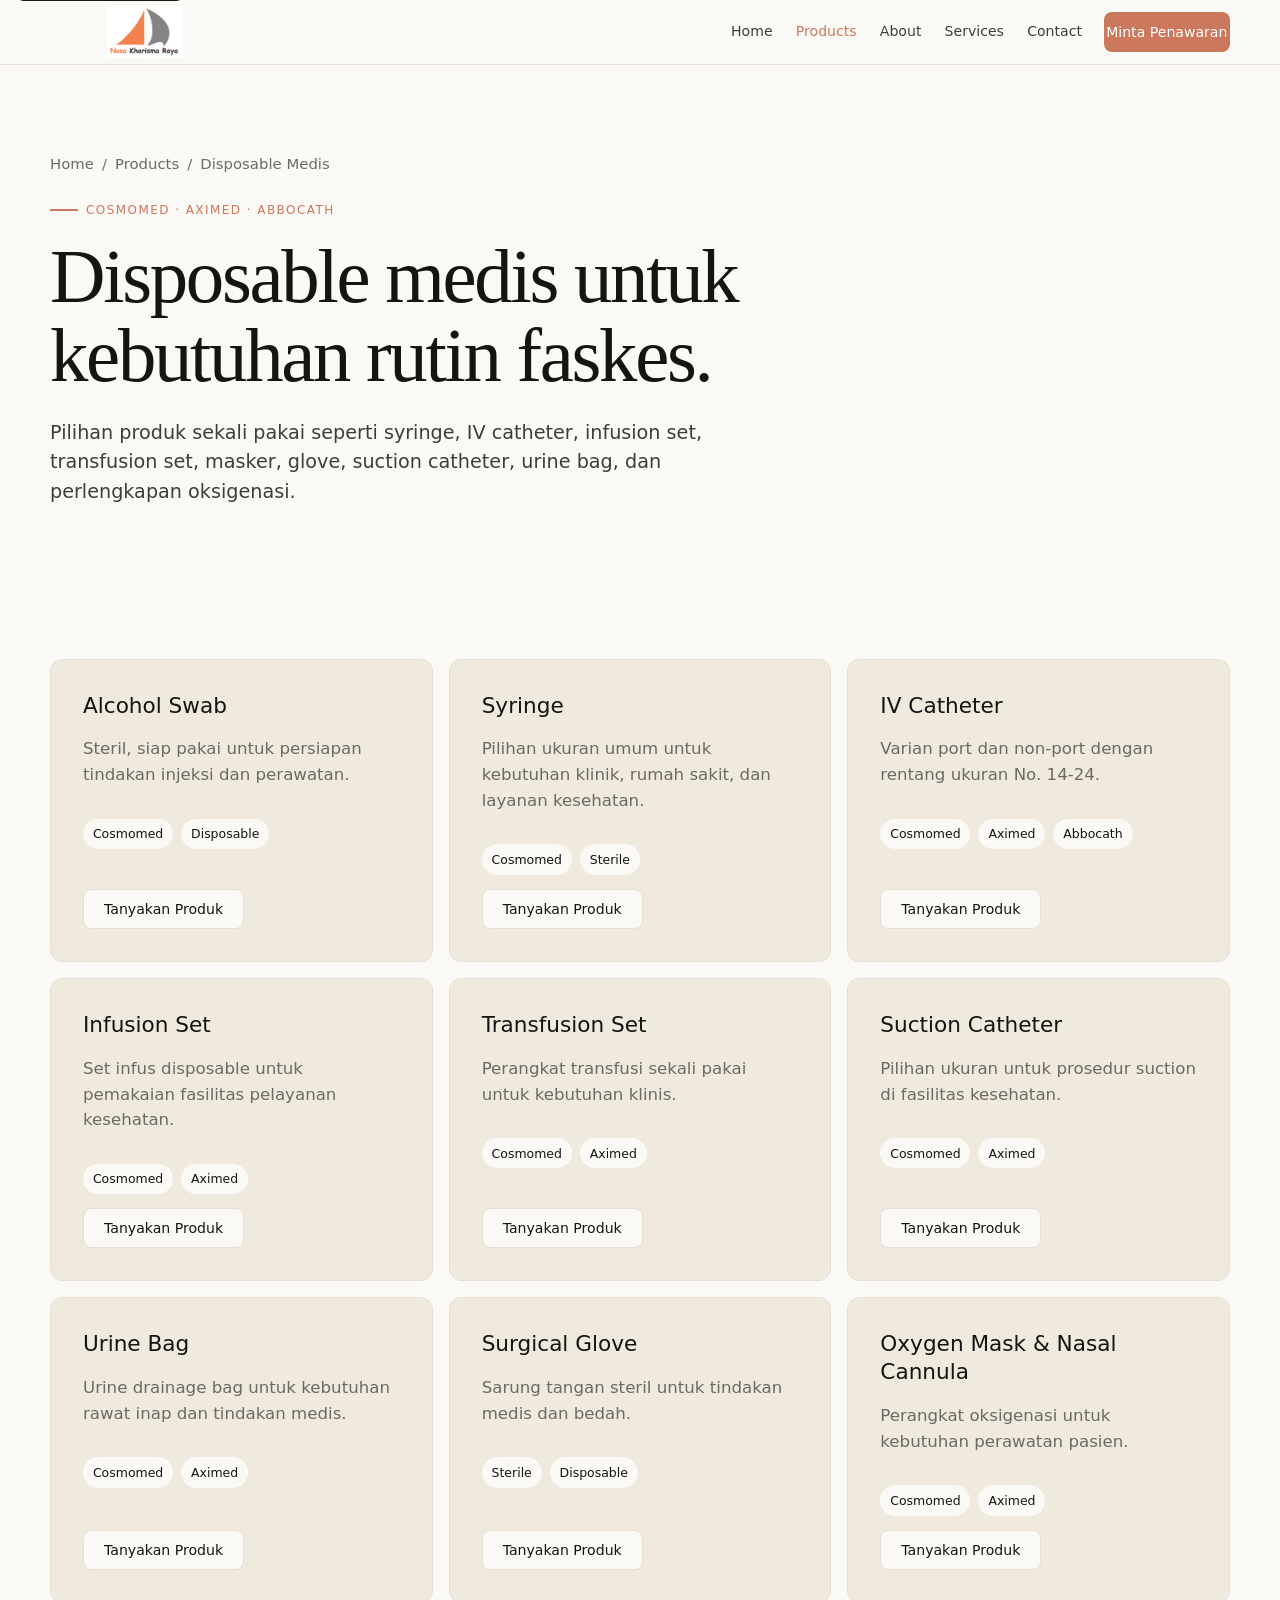
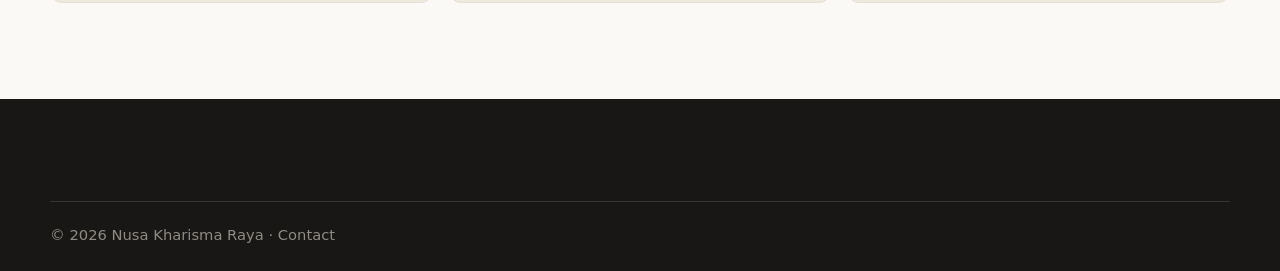
<file: products/disposable-medis.html>
<!doctype html><html lang="id"><head><meta charset="utf-8"><meta name="viewport" content="width=device-width, initial-scale=1"><title>Disposable Medis Cosmomed, Aximed, Abbocath | NKR</title><meta name="description" content="Produk disposable medis NKR: syringe, IV catheter, infusion set, transfusion set, glove, masker, urine bag, dan suction catheter."><link rel="canonical" href="https://nusakharisma.lumifin.cloud/products/disposable-medis.html"><link rel="icon" href="../assets/nkr_logo.png" type="image/png"><link rel="stylesheet" href="../styles.css"></head><body>
<a class="skip-link" href="#main">Lewati ke konten</a><header class="site-header"><nav class="nav"><a class="brand" href="../index.html"><img class="brand-logo" src="../assets/nkr_logo.png" alt="Nusa Kharisma Raya"></a><button class="nav-toggle" type="button" aria-label="Buka menu" aria-expanded="false"><span></span><span></span><span></span></button><div class="nav-links"><a href="../index.html">Home</a><a href="index.html" aria-current="page">Products</a><a href="../about/index.html">About</a><a href="../services/index.html">Services</a><a href="../contact/index.html">Contact</a><a class="button primary" href="../contact/index.html?produk=Disposable%20Medis">Minta Penawaran</a></div></nav></header>
<main id="main"><section class="page-hero"><div class="container"><nav class="breadcrumb"><a href="../index.html">Home</a><span>/</span><a href="index.html">Products</a><span>/</span><span>Disposable Medis</span></nav><span class="eyebrow">Cosmomed · Aximed · Abbocath</span><h1>Disposable medis untuk kebutuhan rutin faskes.</h1><p class="lead">Pilihan produk sekali pakai seperti syringe, IV catheter, infusion set, transfusion set, masker, glove, suction catheter, urine bag, dan perlengkapan oksigenasi.</p></div></section>
<section class="section"><div class="container product-grid">
<article class="product-card"><div><h3>Alcohol Swab</h3><p class="copy">Steril, siap pakai untuk persiapan tindakan injeksi dan perawatan.</p></div><div class="product-meta"><span class="tag">Cosmomed</span><span class="tag">Disposable</span></div><a class="button secondary" href="../contact/index.html?produk=Alcohol%20Swab">Tanyakan Produk</a></article>
<article class="product-card"><div><h3>Syringe</h3><p class="copy">Pilihan ukuran umum untuk kebutuhan klinik, rumah sakit, dan layanan kesehatan.</p></div><div class="product-meta"><span class="tag">Cosmomed</span><span class="tag">Sterile</span></div><a class="button secondary" href="../contact/index.html?produk=Syringe">Tanyakan Produk</a></article>
<article class="product-card"><div><h3>IV Catheter</h3><p class="copy">Varian port dan non-port dengan rentang ukuran No. 14-24.</p></div><div class="product-meta"><span class="tag">Cosmomed</span><span class="tag">Aximed</span><span class="tag">Abbocath</span></div><a class="button secondary" href="../contact/index.html?produk=IV%20Catheter">Tanyakan Produk</a></article>
<article class="product-card"><div><h3>Infusion Set</h3><p class="copy">Set infus disposable untuk pemakaian fasilitas pelayanan kesehatan.</p></div><div class="product-meta"><span class="tag">Cosmomed</span><span class="tag">Aximed</span></div><a class="button secondary" href="../contact/index.html?produk=Infusion%20Set">Tanyakan Produk</a></article>
<article class="product-card"><div><h3>Transfusion Set</h3><p class="copy">Perangkat transfusi sekali pakai untuk kebutuhan klinis.</p></div><div class="product-meta"><span class="tag">Cosmomed</span><span class="tag">Aximed</span></div><a class="button secondary" href="../contact/index.html?produk=Transfusion%20Set">Tanyakan Produk</a></article>
<article class="product-card"><div><h3>Suction Catheter</h3><p class="copy">Pilihan ukuran untuk prosedur suction di fasilitas kesehatan.</p></div><div class="product-meta"><span class="tag">Cosmomed</span><span class="tag">Aximed</span></div><a class="button secondary" href="../contact/index.html?produk=Suction%20Catheter">Tanyakan Produk</a></article>
<article class="product-card"><div><h3>Urine Bag</h3><p class="copy">Urine drainage bag untuk kebutuhan rawat inap dan tindakan medis.</p></div><div class="product-meta"><span class="tag">Cosmomed</span><span class="tag">Aximed</span></div><a class="button secondary" href="../contact/index.html?produk=Urine%20Bag">Tanyakan Produk</a></article>
<article class="product-card"><div><h3>Surgical Glove</h3><p class="copy">Sarung tangan steril untuk tindakan medis dan bedah.</p></div><div class="product-meta"><span class="tag">Sterile</span><span class="tag">Disposable</span></div><a class="button secondary" href="../contact/index.html?produk=Surgical%20Glove">Tanyakan Produk</a></article>
<article class="product-card"><div><h3>Oxygen Mask & Nasal Cannula</h3><p class="copy">Perangkat oksigenasi untuk kebutuhan perawatan pasien.</p></div><div class="product-meta"><span class="tag">Cosmomed</span><span class="tag">Aximed</span></div><a class="button secondary" href="../contact/index.html?produk=Oxygen%20Mask%20Nasal%20Cannula">Tanyakan Produk</a></article>
</div></section></main><footer class="site-footer"><div class="container copyright">© 2026 Nusa Kharisma Raya · <a href="../contact/index.html">Contact</a></div></footer><script src="../script.js"></script></body></html>
</file>
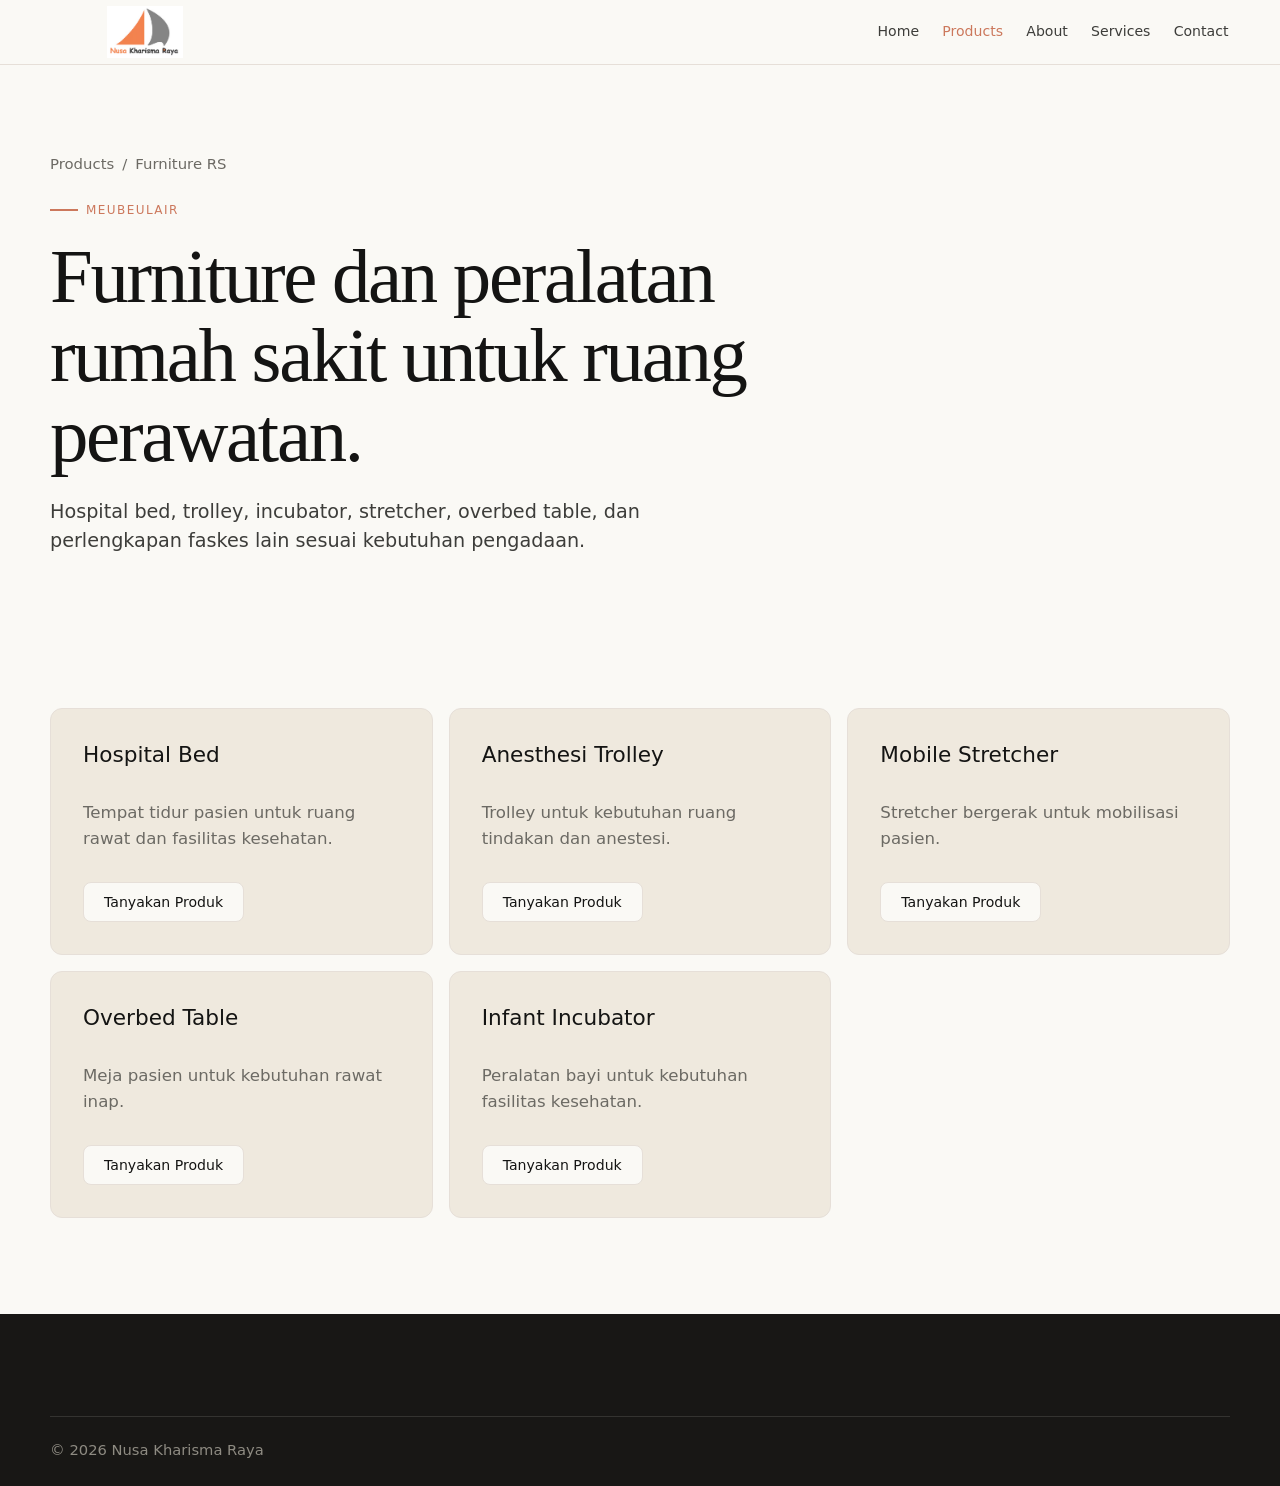
<file: products/furniture-rs.html>
<!doctype html><html lang="id"><head><meta charset="utf-8"><meta name="viewport" content="width=device-width, initial-scale=1"><title>Furniture & Peralatan Rumah Sakit | NKR</title><meta name="description" content="Katalog furniture rumah sakit NKR: hospital bed, anesthesi trolley, mobile stretcher, overbed table, incubator, dan meja obstetric."><link rel="canonical" href="https://nusakharisma.lumifin.cloud/products/furniture-rs.html"><link rel="icon" href="../assets/nkr_logo.png" type="image/png"><link rel="stylesheet" href="../styles.css"></head><body><header class="site-header"><nav class="nav"><a class="brand" href="../index.html"><img class="brand-logo" src="../assets/nkr_logo.png" alt="Nusa Kharisma Raya"></a><button class="nav-toggle" type="button" aria-label="Buka menu" aria-expanded="false"><span></span><span></span><span></span></button><div class="nav-links"><a href="../index.html">Home</a><a href="index.html" aria-current="page">Products</a><a href="../about/index.html">About</a><a href="../services/index.html">Services</a><a href="../contact/index.html">Contact</a></div></nav></header><main><section class="page-hero"><div class="container"><nav class="breadcrumb"><a href="index.html">Products</a><span>/</span><span>Furniture RS</span></nav><span class="eyebrow">Meubeulair</span><h1>Furniture dan peralatan rumah sakit untuk ruang perawatan.</h1><p class="lead">Hospital bed, trolley, incubator, stretcher, overbed table, dan perlengkapan faskes lain sesuai kebutuhan pengadaan.</p></div></section><section class="section"><div class="container product-grid"><article class="product-card"><h3>Hospital Bed</h3><p class="copy">Tempat tidur pasien untuk ruang rawat dan fasilitas kesehatan.</p><a class="button secondary" href="../contact/index.html?produk=Hospital%20Bed">Tanyakan Produk</a></article><article class="product-card"><h3>Anesthesi Trolley</h3><p class="copy">Trolley untuk kebutuhan ruang tindakan dan anestesi.</p><a class="button secondary" href="../contact/index.html?produk=Anesthesi%20Trolley">Tanyakan Produk</a></article><article class="product-card"><h3>Mobile Stretcher</h3><p class="copy">Stretcher bergerak untuk mobilisasi pasien.</p><a class="button secondary" href="../contact/index.html?produk=Mobile%20Stretcher">Tanyakan Produk</a></article><article class="product-card"><h3>Overbed Table</h3><p class="copy">Meja pasien untuk kebutuhan rawat inap.</p><a class="button secondary" href="../contact/index.html?produk=Overbed%20Table">Tanyakan Produk</a></article><article class="product-card"><h3>Infant Incubator</h3><p class="copy">Peralatan bayi untuk kebutuhan fasilitas kesehatan.</p><a class="button secondary" href="../contact/index.html?produk=Infant%20Incubator">Tanyakan Produk</a></article></div></section></main><footer class="site-footer"><div class="container copyright">© 2026 Nusa Kharisma Raya</div></footer><script src="../script.js"></script></body></html>
</file>
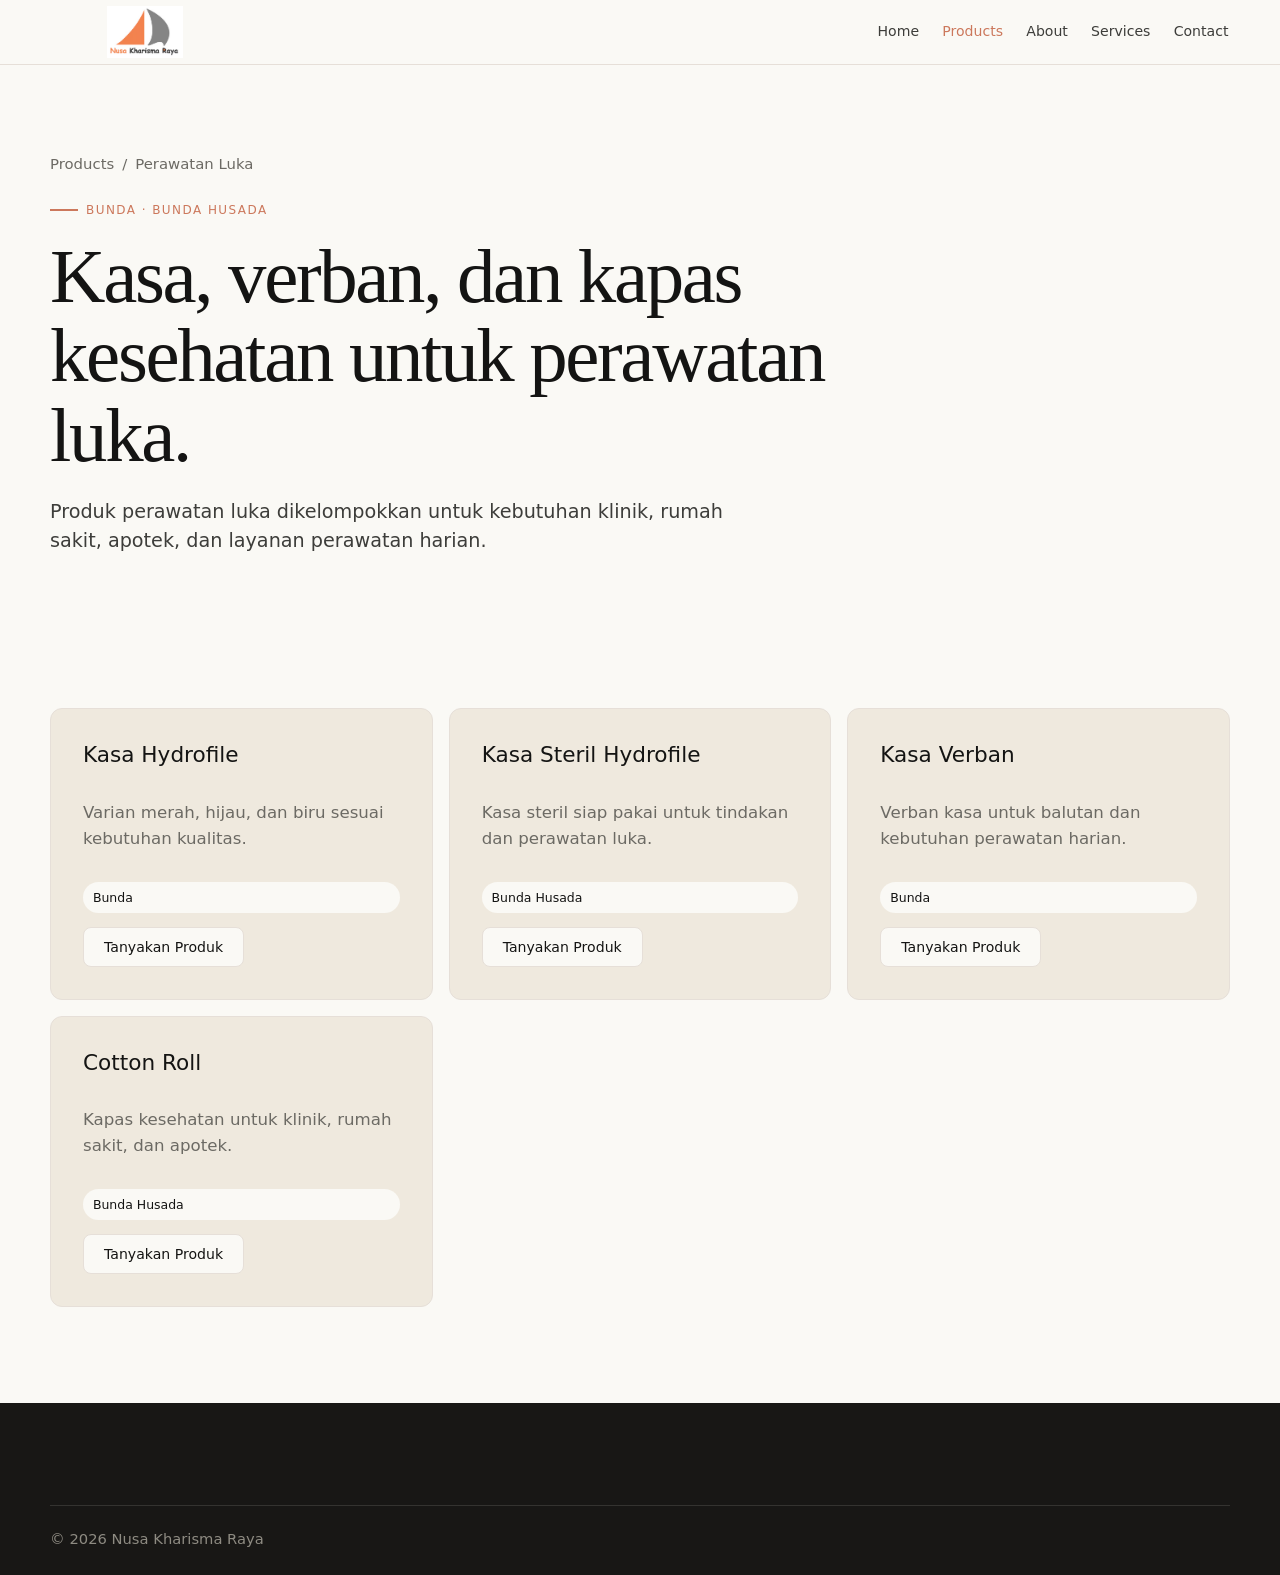
<file: products/perawatan-luka.html>
<!doctype html><html lang="id"><head><meta charset="utf-8"><meta name="viewport" content="width=device-width, initial-scale=1"><title>Perawatan Luka Bunda Husada | Nusa Kharisma Raya</title><meta name="description" content="Katalog perawatan luka NKR: kasa hydrofile, kasa steril, kasa verban, dan kapas kesehatan Bunda/Bunda Husada."><link rel="canonical" href="https://nusakharisma.lumifin.cloud/products/perawatan-luka.html"><link rel="icon" href="../assets/nkr_logo.png" type="image/png"><link rel="stylesheet" href="../styles.css"></head><body><header class="site-header"><nav class="nav"><a class="brand" href="../index.html"><img class="brand-logo" src="../assets/nkr_logo.png" alt="Nusa Kharisma Raya"></a><button class="nav-toggle" type="button" aria-label="Buka menu" aria-expanded="false"><span></span><span></span><span></span></button><div class="nav-links"><a href="../index.html">Home</a><a href="index.html" aria-current="page">Products</a><a href="../about/index.html">About</a><a href="../services/index.html">Services</a><a href="../contact/index.html">Contact</a></div></nav></header><main><section class="page-hero"><div class="container"><nav class="breadcrumb"><a href="index.html">Products</a><span>/</span><span>Perawatan Luka</span></nav><span class="eyebrow">Bunda · Bunda Husada</span><h1>Kasa, verban, dan kapas kesehatan untuk perawatan luka.</h1><p class="lead">Produk perawatan luka dikelompokkan untuk kebutuhan klinik, rumah sakit, apotek, dan layanan perawatan harian.</p></div></section><section class="section"><div class="container product-grid"><article class="product-card"><h3>Kasa Hydrofile</h3><p class="copy">Varian merah, hijau, dan biru sesuai kebutuhan kualitas.</p><span class="tag">Bunda</span><a class="button secondary" href="../contact/index.html?produk=Kasa%20Hydrofile">Tanyakan Produk</a></article><article class="product-card"><h3>Kasa Steril Hydrofile</h3><p class="copy">Kasa steril siap pakai untuk tindakan dan perawatan luka.</p><span class="tag">Bunda Husada</span><a class="button secondary" href="../contact/index.html?produk=Kasa%20Steril%20Hydrofile">Tanyakan Produk</a></article><article class="product-card"><h3>Kasa Verban</h3><p class="copy">Verban kasa untuk balutan dan kebutuhan perawatan harian.</p><span class="tag">Bunda</span><a class="button secondary" href="../contact/index.html?produk=Kasa%20Verban">Tanyakan Produk</a></article><article class="product-card"><h3>Cotton Roll</h3><p class="copy">Kapas kesehatan untuk klinik, rumah sakit, dan apotek.</p><span class="tag">Bunda Husada</span><a class="button secondary" href="../contact/index.html?produk=Cotton%20Roll">Tanyakan Produk</a></article></div></section></main><footer class="site-footer"><div class="container copyright">© 2026 Nusa Kharisma Raya</div></footer><script src="../script.js"></script></body></html>
</file>
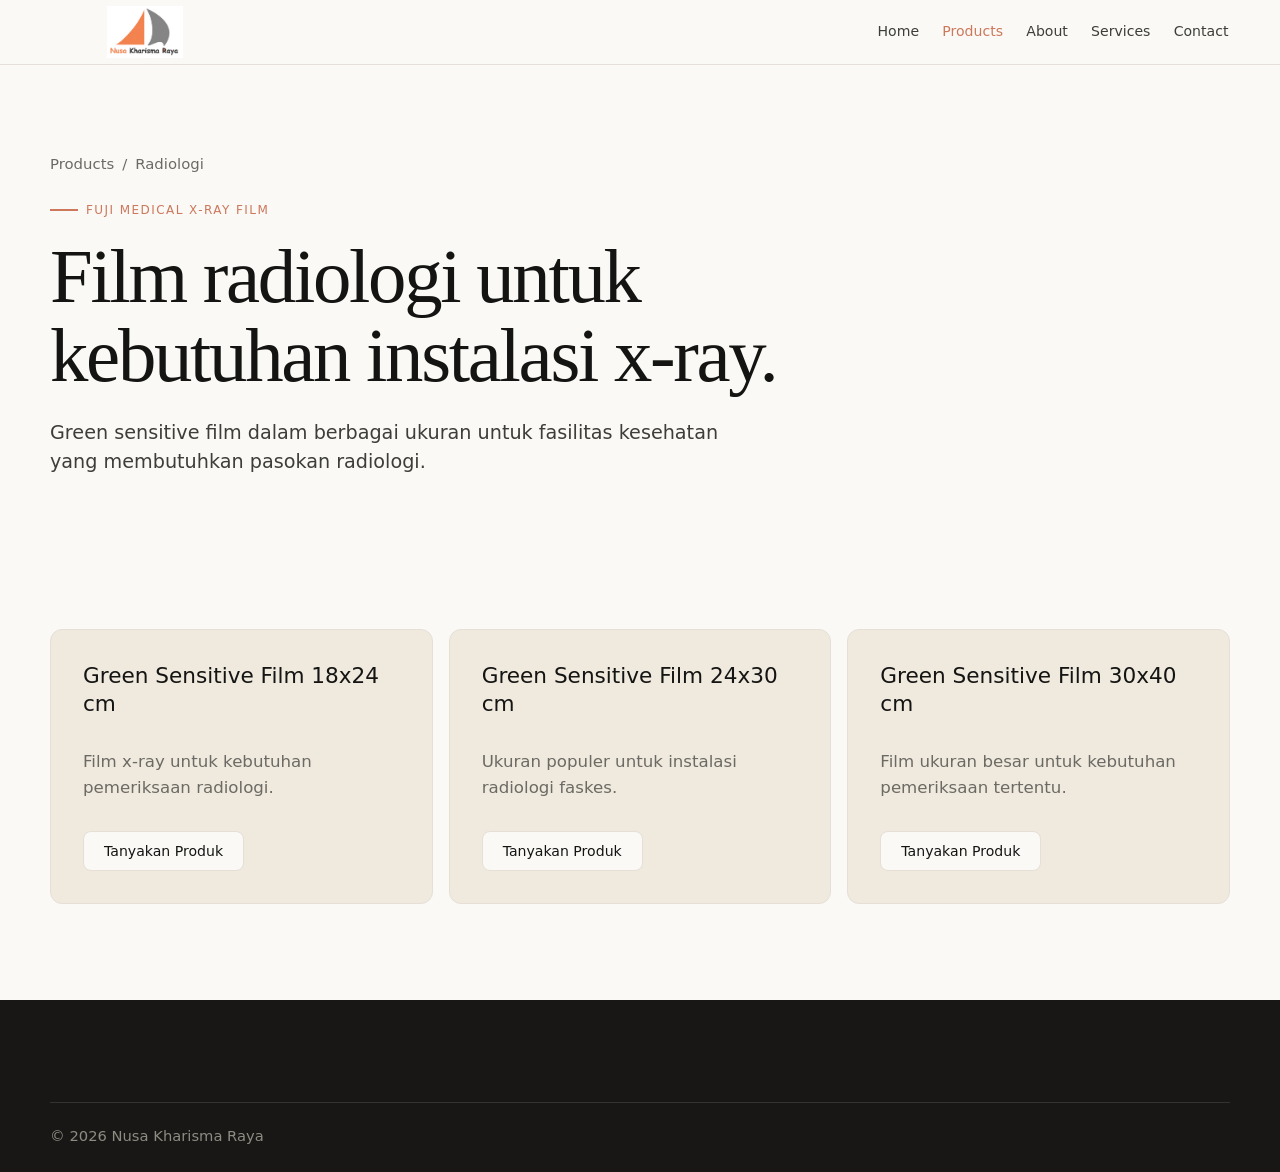
<file: products/radiologi.html>
<!doctype html><html lang="id"><head><meta charset="utf-8"><meta name="viewport" content="width=device-width, initial-scale=1"><title>Fuji Medical X-Ray Film | Nusa Kharisma Raya</title><meta name="description" content="Katalog Fuji Medical X-Ray Film dari NKR: green sensitive film berbagai ukuran untuk instalasi radiologi."><link rel="canonical" href="https://nusakharisma.lumifin.cloud/products/radiologi.html"><link rel="icon" href="../assets/nkr_logo.png" type="image/png"><link rel="stylesheet" href="../styles.css"></head><body><header class="site-header"><nav class="nav"><a class="brand" href="../index.html"><img class="brand-logo" src="../assets/nkr_logo.png" alt="Nusa Kharisma Raya"></a><button class="nav-toggle" type="button" aria-label="Buka menu" aria-expanded="false"><span></span><span></span><span></span></button><div class="nav-links"><a href="../index.html">Home</a><a href="index.html" aria-current="page">Products</a><a href="../about/index.html">About</a><a href="../services/index.html">Services</a><a href="../contact/index.html">Contact</a></div></nav></header><main><section class="page-hero"><div class="container"><nav class="breadcrumb"><a href="index.html">Products</a><span>/</span><span>Radiologi</span></nav><span class="eyebrow">Fuji Medical X-Ray Film</span><h1>Film radiologi untuk kebutuhan instalasi x-ray.</h1><p class="lead">Green sensitive film dalam berbagai ukuran untuk fasilitas kesehatan yang membutuhkan pasokan radiologi.</p></div></section><section class="section"><div class="container product-grid"><article class="product-card"><h3>Green Sensitive Film 18x24 cm</h3><p class="copy">Film x-ray untuk kebutuhan pemeriksaan radiologi.</p><a class="button secondary" href="../contact/index.html?produk=Green%20Sensitive%20Film%2018x24">Tanyakan Produk</a></article><article class="product-card"><h3>Green Sensitive Film 24x30 cm</h3><p class="copy">Ukuran populer untuk instalasi radiologi faskes.</p><a class="button secondary" href="../contact/index.html?produk=Green%20Sensitive%20Film%2024x30">Tanyakan Produk</a></article><article class="product-card"><h3>Green Sensitive Film 30x40 cm</h3><p class="copy">Film ukuran besar untuk kebutuhan pemeriksaan tertentu.</p><a class="button secondary" href="../contact/index.html?produk=Green%20Sensitive%20Film%2030x40">Tanyakan Produk</a></article></div></section></main><footer class="site-footer"><div class="container copyright">© 2026 Nusa Kharisma Raya</div></footer><script src="../script.js"></script></body></html>
</file>
<file: styles.css>
:root {
  --orange: #cc785c;
  --orange-strong: #a9583e;
  --charcoal: #252523;
  --ink: #141413;
  --body: #3d3d3a;
  --muted: #6c6a64;
  --muted-soft: #8e8b82;
  --cream: #faf9f5;
  --surface-soft: #f5f0e8;
  --sand: #efe9de;
  --surface-strong: #e8e0d2;
  --mint: #e9f2ee;
  --line: #e6dfd8;
  --line-soft: #ebe6df;
  --dark: #181715;
  --dark-elevated: #252320;
  --dark-soft: #1f1e1b;
  --teal: #5db8a6;
  --amber: #e8a55a;
  --white: #fff;
  --shadow: 0 1px 3px rgba(20, 20, 19, .08);
  --radius: 8px;
  --radius-lg: 12px;
  --radius-xl: 16px;
  --font-display: "Cormorant Garamond", "EB Garamond", Georgia, "Times New Roman", serif;
  --font-body: Inter, ui-sans-serif, system-ui, -apple-system, BlinkMacSystemFont, "Segoe UI", sans-serif;
  --font-code: "JetBrains Mono", ui-monospace, SFMono-Regular, Menlo, Consolas, monospace;
  font-family: var(--font-body);
}

* {
  box-sizing: border-box;
}

html {
  scroll-behavior: smooth;
}

body {
  margin: 0;
  color: var(--body);
  background: var(--cream);
  line-height: 1.55;
}

img {
  display: block;
  max-width: 100%;
}

a {
  color: inherit;
  text-decoration: none;
}

.skip-link {
  position: absolute;
  left: 1rem;
  top: -3rem;
  z-index: 20;
  padding: .75rem 1rem;
  background: var(--dark);
  color: var(--white);
  border-radius: var(--radius);
}

.skip-link:focus {
  top: 1rem;
}

.site-header {
  position: sticky;
  top: 0;
  z-index: 10;
  border-bottom: 1px solid var(--line);
  background: rgba(250, 249, 245, .92);
  backdrop-filter: blur(16px);
}

.nav {
  width: min(1180px, calc(100% - 32px));
  margin: 0 auto;
  min-height: 64px;
  display: flex;
  align-items: center;
  justify-content: space-between;
  gap: 24px;
}

.brand {
  display: flex;
  align-items: center;
  flex: 0 0 auto;
  font-weight: 800;
  letter-spacing: 0;
}

.brand-logo {
  width: clamp(138px, 16vw, 190px);
  height: auto;
  max-height: 52px;
  object-fit: contain;
}

.site-footer .brand-logo {
  padding: 8px 10px;
  border-radius: var(--radius);
  background: var(--white);
}

.nav-links {
  display: flex;
  align-items: center;
  gap: 20px;
  color: var(--body);
  font-weight: 500;
  font-size: .88rem;
}

.nav-links a {
  padding: .5rem .1rem;
}

.nav-links a:hover,
.nav-links a[aria-current="page"] {
  color: var(--orange);
}

.nav-toggle {
  display: none;
  width: 40px;
  height: 40px;
  border: 1px solid var(--line);
  background: var(--white);
  border-radius: var(--radius);
  cursor: pointer;
}

.nav-toggle span {
  display: block;
  width: 18px;
  height: 2px;
  margin: 4px auto;
  background: var(--ink);
}

.button {
  display: inline-flex;
  align-items: center;
  justify-content: center;
  min-height: 40px;
  padding: 12px 20px;
  border: 1px solid transparent;
  border-radius: var(--radius);
  font-size: .88rem;
  font-weight: 500;
  line-height: 1;
  cursor: pointer;
}

.button.primary {
  color: var(--white);
  background: var(--orange);
}

.button.primary:hover {
  background: var(--orange-strong);
}

.button.secondary {
  color: var(--ink);
  background: var(--cream);
  border-color: var(--line);
}

.button.dark {
  color: var(--cream);
  background: var(--dark);
}

.section {
  padding: 96px 0;
}

.section.tight {
  padding: 56px 0;
}

.container {
  width: min(1180px, calc(100% - 32px));
  margin: 0 auto;
}

.hero {
  position: relative;
  overflow: hidden;
  background: var(--cream);
}

.hero::before,
.dark-band::before {
  content: "";
  position: absolute;
  inset: auto -14vw -30vw auto;
  width: 58vw;
  aspect-ratio: 1;
  border-radius: 50%;
  background:
    repeating-radial-gradient(circle, rgba(204, 120, 92, .16) 0 1px, transparent 1px 20px);
  opacity: .62;
  pointer-events: none;
}

.hero-grid {
  position: relative;
  display: grid;
  grid-template-columns: minmax(0, .98fr) minmax(360px, 1.02fr);
  gap: 48px;
  align-items: center;
  min-height: calc(100vh - 64px);
  padding: 72px 0 80px;
}

.eyebrow {
  display: inline-flex;
  align-items: center;
  gap: 8px;
  margin-bottom: 18px;
  color: var(--orange);
  font-weight: 500;
  text-transform: uppercase;
  font-size: .75rem;
  letter-spacing: .12em;
}

.eyebrow::before {
  content: "";
  width: 28px;
  height: 2px;
  background: currentColor;
}

h1,
h2,
h3 {
  margin: 0;
  color: var(--ink);
  font-family: var(--font-display);
  font-weight: 500;
}

h1 {
  max-width: 820px;
  font-size: clamp(2.65rem, 6vw, 4.95rem);
  line-height: 1.03;
  letter-spacing: -.03em;
}

h2 {
  font-size: clamp(2rem, 4.5vw, 3.65rem);
  line-height: 1.08;
  letter-spacing: -.025em;
}

h3 {
  font-family: var(--font-body);
  font-size: clamp(1.08rem, 1.8vw, 1.35rem);
  line-height: 1.3;
  letter-spacing: 0;
  font-weight: 500;
}

.lead {
  max-width: 720px;
  margin: 22px 0 0;
  color: var(--body);
  font-size: clamp(1.05rem, 1.55vw, 1.2rem);
}

.hero-actions,
.inline-actions {
  display: flex;
  flex-wrap: wrap;
  gap: 12px;
  margin-top: 30px;
}

.hero-media {
  position: relative;
}

.hero-media img {
  width: 100%;
  aspect-ratio: 4 / 3;
  object-fit: cover;
  border: 1px solid var(--line);
  border-radius: var(--radius-xl);
  box-shadow: none;
}

.hero-note {
  position: absolute;
  left: -20px;
  bottom: 22px;
  max-width: 245px;
  padding: 18px;
  border: 1px solid var(--line);
  border-radius: var(--radius-lg);
  background: rgba(250, 249, 245, .96);
  box-shadow: var(--shadow);
}

.hero-note strong {
  display: block;
  font-size: 1.75rem;
  color: var(--ink);
  font-family: var(--font-display);
  font-weight: 500;
  line-height: 1;
}

.hero-note span {
  color: var(--muted);
  font-weight: 700;
}

.split {
  display: grid;
  grid-template-columns: .82fr 1.18fr;
  gap: 48px;
  align-items: start;
}

.section-kicker {
  margin-bottom: 16px;
  color: var(--orange);
  font-weight: 500;
  text-transform: uppercase;
  font-size: .75rem;
  letter-spacing: .12em;
}

.copy {
  color: var(--muted);
  font-size: 1.04rem;
}

.brand-strip {
  display: grid;
  grid-template-columns: repeat(6, 1fr);
  gap: 12px;
  margin-top: 30px;
}

.brand-pill,
.category-card,
.product-card,
.value-card,
.office-card,
.stat-card,
.testimonial,
.form-card {
  border: 1px solid rgba(69, 69, 69, .12);
  border-color: var(--line);
  border-radius: var(--radius-lg);
  background: var(--sand);
}

.brand-pill {
  min-height: 86px;
  display: grid;
  place-items: center;
  padding: 18px 12px;
  text-align: center;
  font-weight: 500;
  color: var(--ink);
}

.brand-pill:hover,
.category-card:hover,
.product-card:hover {
  border-color: rgba(204, 120, 92, .55);
}

.grid-3,
.grid-2,
.product-grid {
  display: grid;
  gap: 16px;
}

.grid-3 {
  grid-template-columns: repeat(3, 1fr);
}

.grid-2 {
  grid-template-columns: repeat(2, 1fr);
}

.product-grid {
  grid-template-columns: repeat(3, 1fr);
}

.value-card,
.category-card,
.product-card,
.office-card,
.stat-card,
.testimonial,
.form-card {
  padding: 32px;
}

.value-card:nth-child(2),
.category-card:nth-child(2n) {
  background: var(--surface-soft);
}

.value-card:nth-child(3),
.category-card:nth-child(3n) {
  background: var(--surface-strong);
}

.icon-box {
  width: 38px;
  height: 38px;
  display: grid;
  place-items: center;
  margin-bottom: 18px;
  border-radius: 999px;
  color: var(--white);
  background: var(--orange);
  font-weight: 500;
  font-size: .86rem;
}

.stat-card {
  min-height: 238px;
  display: flex;
  flex-direction: column;
  justify-content: space-between;
  background: var(--dark);
  color: var(--cream);
}

.stat-card:nth-child(2) {
  background: var(--dark-elevated);
}

.stat-card strong {
  font-size: clamp(3rem, 7vw, 6rem);
  line-height: .9;
  letter-spacing: -.03em;
  font-family: var(--font-display);
  font-weight: 500;
}

.stat-card span {
  max-width: 360px;
  color: var(--muted-soft);
  font-size: 1.08rem;
}

.dark-band {
  position: relative;
  overflow: hidden;
  color: var(--cream);
  background: var(--dark);
}

.dark-band::before {
  inset: -26vw auto auto -18vw;
  opacity: .2;
}

.dark-band .container {
  position: relative;
  display: flex;
  align-items: center;
  justify-content: space-between;
  gap: 28px;
}

.dark-band p {
  max-width: 610px;
  color: var(--muted-soft);
}

.testimonial {
  background: var(--sand);
}

.quote {
  margin: 0;
  font-size: clamp(1.4rem, 3vw, 2.2rem);
  line-height: 1.12;
  color: var(--ink);
  font-family: var(--font-display);
  font-weight: 500;
  letter-spacing: -.02em;
}

.person {
  margin-top: 24px;
  color: var(--muted);
  font-weight: 500;
}

.page-hero {
  padding: 88px 0 56px;
  background: var(--cream);
}

.breadcrumb {
  display: flex;
  gap: 8px;
  flex-wrap: wrap;
  margin-bottom: 18px;
  color: var(--muted);
  font-size: .93rem;
  font-weight: 500;
}

.filters {
  display: flex;
  flex-wrap: wrap;
  gap: 10px;
  margin: 28px 0 0;
}

.filter-chip {
  border: 1px solid var(--line);
  border-radius: var(--radius);
  background: transparent;
  padding: .65rem .92rem;
  font-weight: 500;
  color: var(--muted);
}

.filter-chip:hover {
  background: var(--sand);
  color: var(--ink);
}

.category-card {
  min-height: 230px;
  display: flex;
  flex-direction: column;
  justify-content: space-between;
}

.category-card ul,
.product-card ul,
.office-card ul {
  padding-left: 1.1rem;
  color: var(--muted);
}

.product-card {
  display: flex;
  flex-direction: column;
  gap: 14px;
}

.product-meta {
  display: flex;
  flex-wrap: wrap;
  gap: 8px;
}

.tag {
  display: inline-flex;
  border-radius: 999px;
  padding: .35rem .62rem;
  background: var(--cream);
  color: var(--ink);
  font-size: .78rem;
  font-weight: 500;
}

.product-card .button {
  margin-top: auto;
  width: fit-content;
}

.contact-list {
  display: grid;
  gap: 10px;
  margin: 0;
  padding: 0;
  list-style: none;
  color: var(--muted);
}

.contact-list strong {
  color: var(--ink);
}

form {
  display: grid;
  gap: 14px;
}

.field-grid {
  display: grid;
  grid-template-columns: 1fr 1fr;
  gap: 14px;
}

label {
  display: grid;
  gap: 6px;
  color: var(--body);
  font-weight: 500;
}

input,
select,
textarea {
  width: 100%;
  border: 1px solid var(--line);
  border-radius: var(--radius);
  padding: 10px 14px;
  font: inherit;
  background: var(--cream);
  color: var(--ink);
}

input:focus,
select:focus,
textarea:focus {
  outline: 3px solid rgba(204, 120, 92, .15);
  border-color: var(--orange);
}

textarea {
  min-height: 140px;
  resize: vertical;
}

.map-placeholder {
  min-height: 210px;
  display: grid;
  place-items: center;
  border: 1px dashed rgba(69, 69, 69, .35);
  border-radius: var(--radius);
  color: var(--muted);
  background: linear-gradient(135deg, var(--cream), var(--sand));
  text-align: center;
  padding: 24px;
  font-weight: 800;
}

.map-frame {
  width: 100%;
  min-height: 260px;
  border: 0;
  border-radius: var(--radius-lg);
  background: var(--sand);
}

.site-footer {
  padding: 64px 0 24px;
  background: var(--dark);
  color: var(--cream);
}

.footer-grid {
  display: grid;
  grid-template-columns: 1.4fr .7fr 1fr 1fr;
  gap: 28px;
}

.site-footer p,
.site-footer a,
.site-footer li {
  color: var(--muted-soft);
}

.site-footer ul {
  display: grid;
  gap: 8px;
  margin: 14px 0 0;
  padding: 0;
  list-style: none;
}

.footer-title {
  color: var(--cream);
  font-weight: 500;
}

.copyright {
  margin-top: 38px;
  padding-top: 22px;
  border-top: 1px solid rgba(250, 249, 245, .12);
  color: var(--muted-soft);
  font-size: .92rem;
}

@media (max-width: 920px) {
  .nav-toggle {
    display: block;
  }

  .nav-links {
    position: absolute;
    left: 16px;
    right: 16px;
    top: 64px;
    display: none;
    flex-direction: column;
    align-items: stretch;
    gap: 0;
    padding: 10px;
    border: 1px solid var(--line);
    border-radius: var(--radius);
    background: var(--cream);
    box-shadow: var(--shadow);
  }

  .nav-links.is-open {
    display: flex;
  }

  .nav-links a,
  .nav-links .button {
    width: 100%;
    justify-content: flex-start;
    padding: .9rem;
  }

  .hero-grid,
  .split,
  .dark-band .container,
  .footer-grid {
    grid-template-columns: 1fr;
  }

  .hero-grid {
    min-height: auto;
  }

  .brand-strip,
  .grid-3,
  .grid-2,
  .product-grid {
    grid-template-columns: 1fr 1fr;
  }

  .dark-band .container {
    display: grid;
  }
}

@media (max-width: 620px) {
  .section {
    padding: 60px 0;
  }

  .brand-logo {
    width: 142px;
    max-height: 50px;
  }

  .hero-note {
    position: static;
    margin-top: 12px;
    max-width: none;
  }

  .brand-strip,
  .grid-3,
  .grid-2,
  .product-grid,
  .field-grid {
    grid-template-columns: 1fr;
  }

  .button {
    width: 100%;
  }
}
</file>
